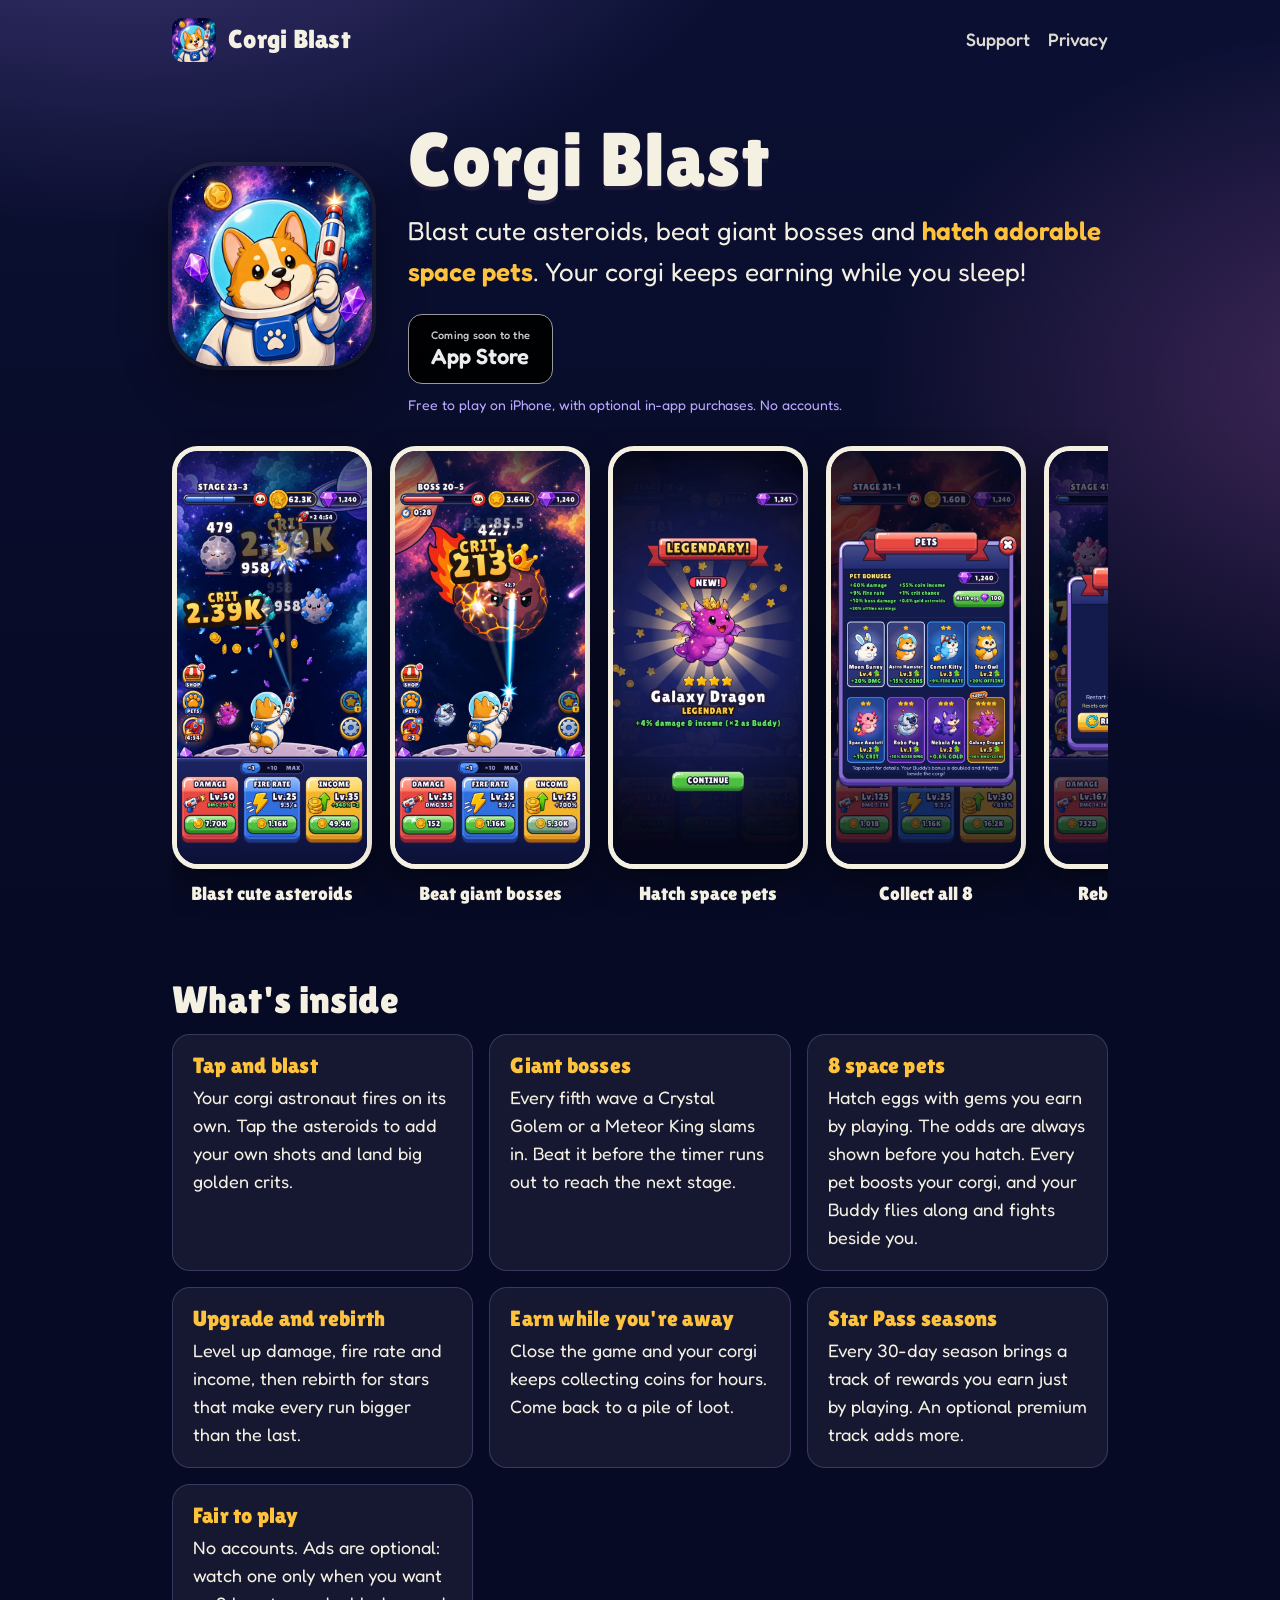
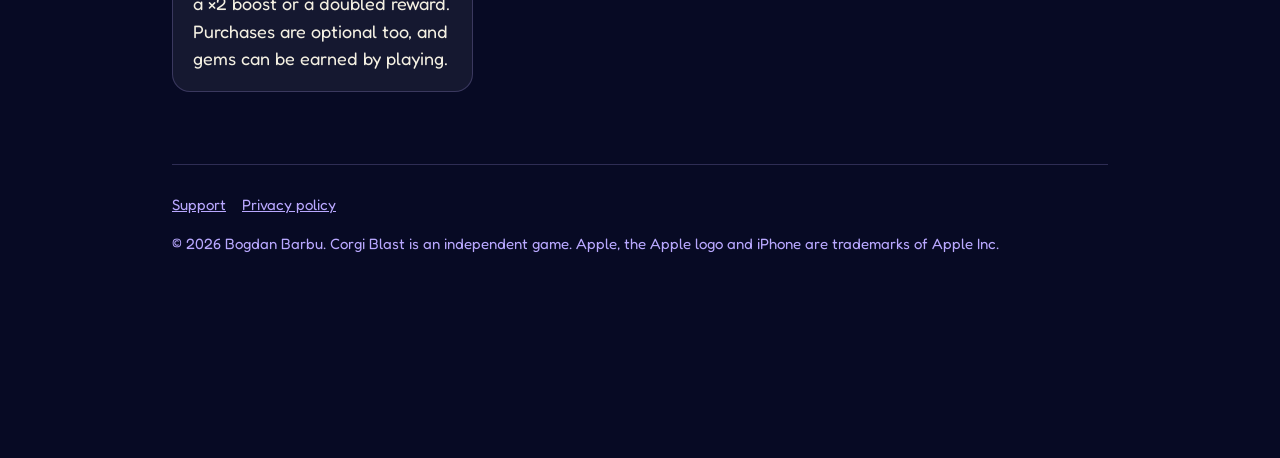
<file: index.html>
<!doctype html>
<html lang="en">
<head>
  <meta charset="utf-8">
  <meta name="viewport" content="width=device-width, initial-scale=1">
  <title>Bogdan Barbu: games</title>
  <meta name="theme-color" content="#0B1033">
  <link rel="icon" type="image/png" href="favicon.png">
  <!-- The root of the developer website. AdMob reads app-ads.txt from here (see README.md). It only lists the games. -->
  <meta http-equiv="refresh" content="0; url=corgi-blast/">
  <style>
    body { margin: 0; min-height: 100vh; display: grid; place-items: center; background: #0B1033; color: #F4F0E2;
           font: 18px/1.5 system-ui, -apple-system, sans-serif; text-align: center; }
    a { color: #FFC23C; }
  </style>
</head>
<body>
  <main>
    <p>Games by Bogdan Barbu</p>
    <p><a href="corgi-blast/">Corgi Blast</a> · <a href="corgi-blast/support.html">Support</a> · <a href="corgi-blast/privacy.html">Privacy</a></p>
  </main>
</body>
</html>
</file>
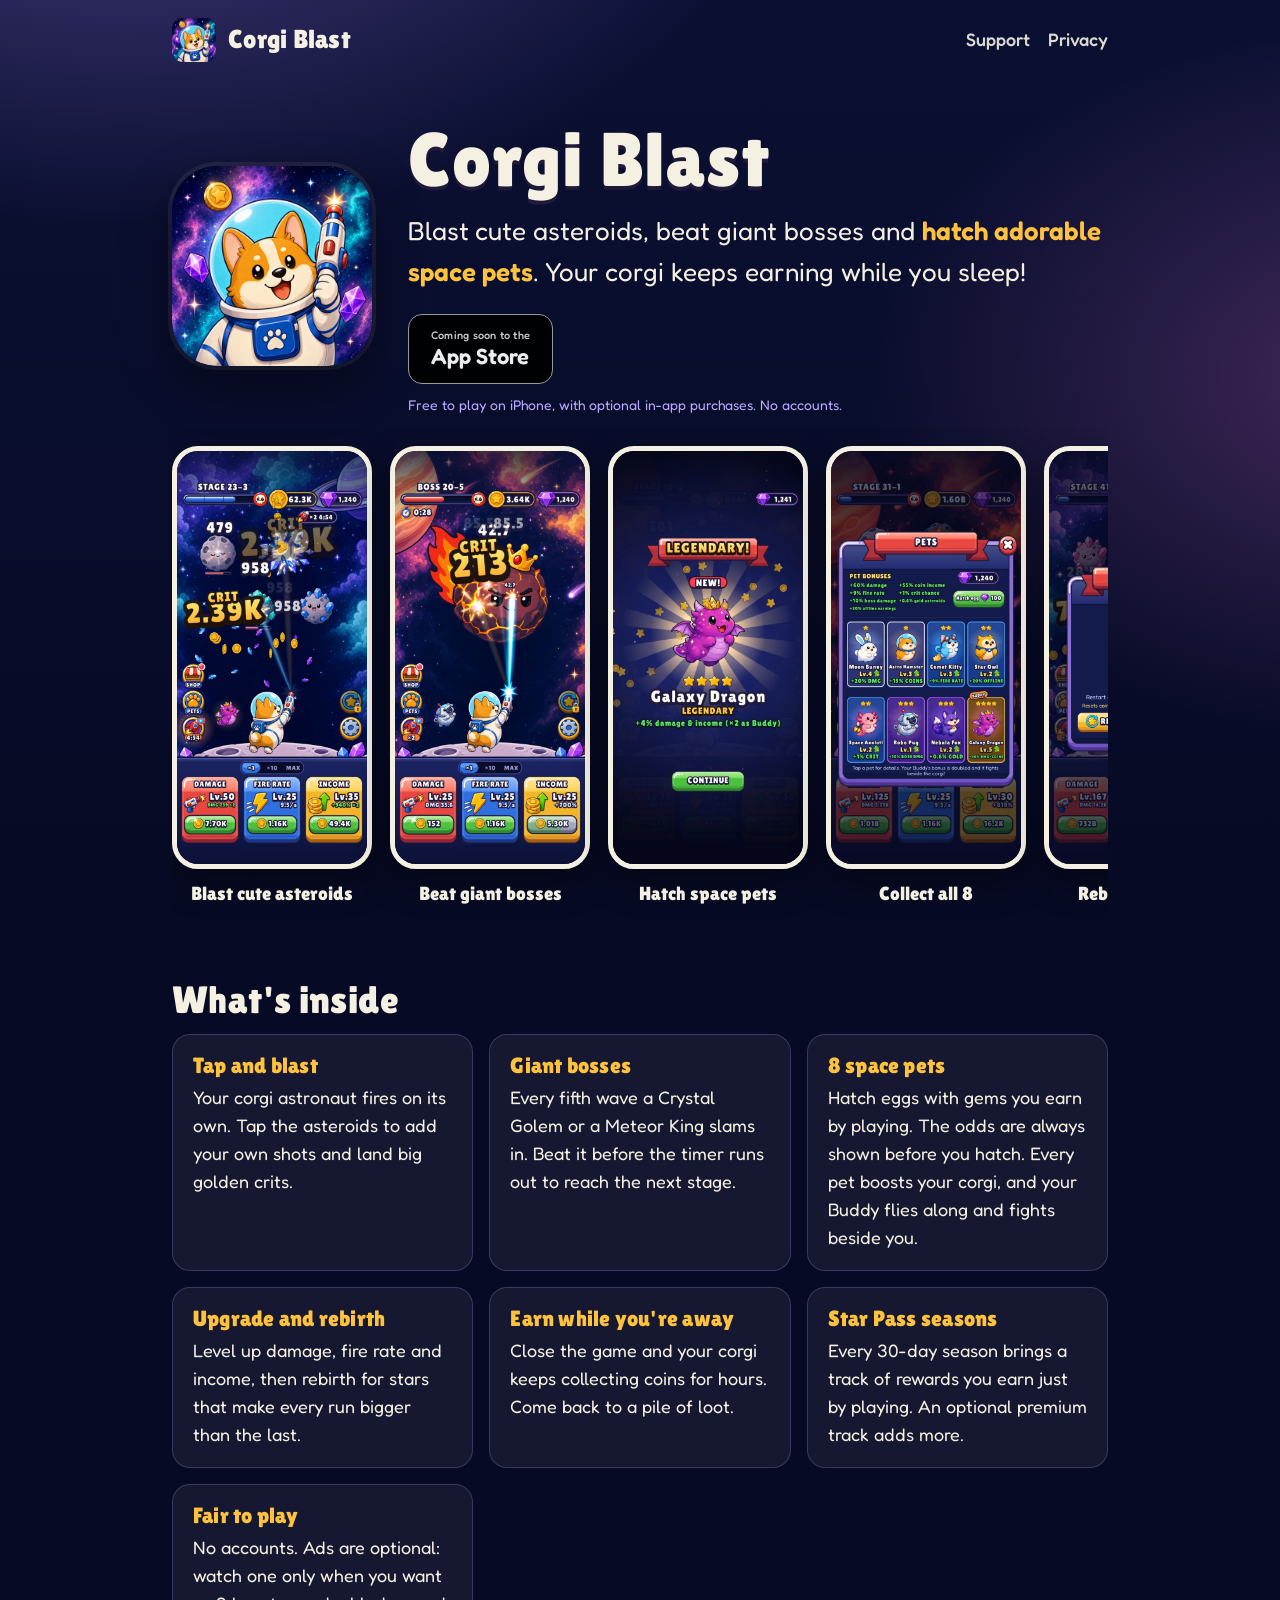
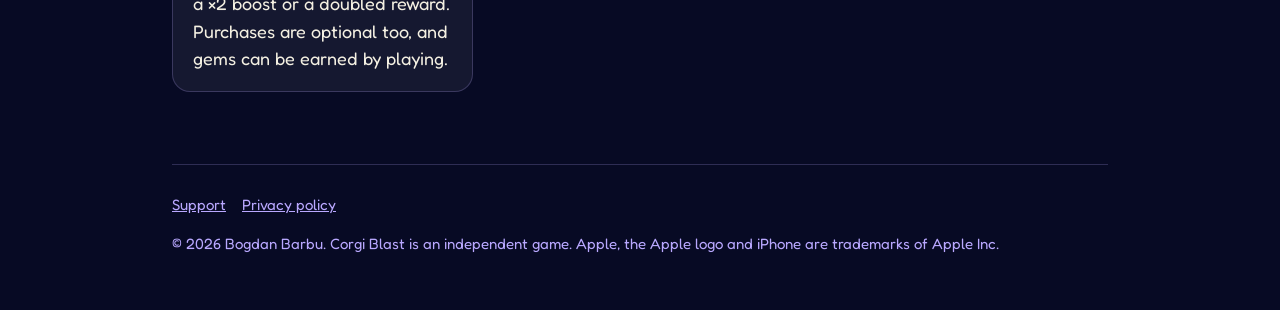
<file: corgi-blast/index.html>
<!doctype html>
<html lang="en">
<head>
  <meta charset="utf-8">
  <meta name="viewport" content="width=device-width, initial-scale=1, viewport-fit=cover">
  <title>Corgi Blast: blast cute asteroids, hatch space pets</title>
  <meta name="description" content="Corgi Blast is a free-to-play idle shooter for iPhone. A corgi astronaut blasts cute crystal asteroids, beats giant bosses, hatches space pets and keeps earning while you're away.">
  <meta name="theme-color" content="#0B1033">
  <link rel="icon" type="image/png" href="../favicon.png">
  <link rel="apple-touch-icon" href="../apple-touch-icon.png">
  <link rel="stylesheet" href="style.css">
  <!-- Social previews. og:image needs an absolute URL: replace OWNER (see site/README.md). -->
  <meta property="og:type" content="website">
  <meta property="og:title" content="Corgi Blast">
  <meta property="og:description" content="Blast cute asteroids, beat giant bosses and hatch adorable space pets. A free-to-play idle shooter for iPhone.">
  <meta property="og:image" content="https://acheyy.github.io/corgi-blast/img/og.jpg">
  <meta name="twitter:card" content="summary_large_image">
  <!-- After launch, add Apple's Smart App Banner: <meta name="apple-itunes-app" content="app-id=APP_STORE_ID"> -->
</head>
<body>
  <div class="wrap">
    <header class="top">
      <a class="brand" href="./"><img src="img/icon-256.webp" alt="" width="44" height="44"><span>Corgi Blast</span></a>
      <nav><a href="support.html">Support</a><a href="privacy.html">Privacy</a></nav>
    </header>

    <main>
      <section class="hero">
        <img class="icon" src="img/icon-512.webp" alt="Corgi Blast app icon: a corgi astronaut with a ray gun" width="200" height="200">
        <div>
          <h1>Corgi Blast</h1>
          <p class="tagline">Blast cute asteroids, beat giant bosses and <strong>hatch adorable space pets</strong>. Your corgi keeps earning while you sleep!</p>
          <!-- PLACEHOLDER: swap this for Apple's official "Download on the App Store" badge (SVG from
               https://developer.apple.com/app-store/marketing/guidelines/) linking to APP_STORE_URL once the app is live. -->
          <a class="store-badge" href="#" aria-disabled="true" role="link" title="Coming soon to the App Store">
            <span><small>Coming soon to the</small><span class="big">App Store</span></span>
          </a>
          <span class="badge-note">Free to play on iPhone, with optional in-app purchases. No accounts.</span>
        </div>
      </section>

      <div class="shots" aria-label="Screenshots">
        <figure><img src="img/shot-01-wave.webp" alt="The corgi blasting asteroids, with critical hits and coins flying" width="600" height="1304" loading="lazy"><figcaption>Blast cute asteroids</figcaption></figure>
        <figure><img src="img/shot-02-boss.webp" alt="A boss fight against the Meteor King" width="600" height="1304" loading="lazy"><figcaption>Beat giant bosses</figcaption></figure>
        <figure><img src="img/shot-03-hatch.webp" alt="Hatching a legendary Galaxy Dragon from an egg" width="600" height="1304" loading="lazy"><figcaption>Hatch space pets</figcaption></figure>
        <figure><img src="img/shot-04-pets.webp" alt="The pets collection with eight pets" width="600" height="1304" loading="lazy"><figcaption>Collect all 8</figcaption></figure>
        <figure><img src="img/shot-05-rebirth.webp" alt="The rebirth screen with a star bonus" width="600" height="1304" loading="lazy"><figcaption>Rebirth, go huge</figcaption></figure>
        <figure><img src="img/shot-06-offline.webp" alt="Offline earnings after three hours away" width="600" height="1304" loading="lazy"><figcaption>Earn while you sleep</figcaption></figure>
        <figure><img src="img/shot-07-shop.webp" alt="The shop with a free gift, pet eggs and boosts" width="600" height="1304" loading="lazy"><figcaption>Free gifts</figcaption></figure>
      </div>

      <h2>What's inside</h2>
      <div class="features">
        <div class="card"><h3>Tap and blast</h3><p>Your corgi astronaut fires on its own. Tap the asteroids to add your own shots and land big golden crits.</p></div>
        <div class="card"><h3>Giant bosses</h3><p>Every fifth wave a Crystal Golem or a Meteor King slams in. Beat it before the timer runs out to reach the next stage.</p></div>
        <div class="card"><h3>8 space pets</h3><p>Hatch eggs with gems you earn by playing. The odds are always shown before you hatch. Every pet boosts your corgi, and your Buddy flies along and fights beside you.</p></div>
        <div class="card"><h3>Upgrade and rebirth</h3><p>Level up damage, fire rate and income, then rebirth for stars that make every run bigger than the last.</p></div>
        <div class="card"><h3>Earn while you're away</h3><p>Close the game and your corgi keeps collecting coins for hours. Come back to a pile of loot.</p></div>
        <div class="card"><h3>Star Pass seasons</h3><p>Every 30-day season brings a track of rewards you earn just by playing. An optional premium track adds more.</p></div>
        <div class="card"><h3>Fair to play</h3><p>No accounts. Ads are optional: watch one only when you want a ×2 boost or a doubled reward. Purchases are optional too, and gems can be earned by playing.</p></div>
      </div>
    </main>

    <footer>
      <a href="support.html">Support</a><a href="privacy.html">Privacy policy</a>
      <p>© 2026 Bogdan Barbu. Corgi Blast is an independent game. Apple, the Apple logo and iPhone are trademarks of Apple Inc.</p>
    </footer>
  </div>
</body>
</html>
</file>
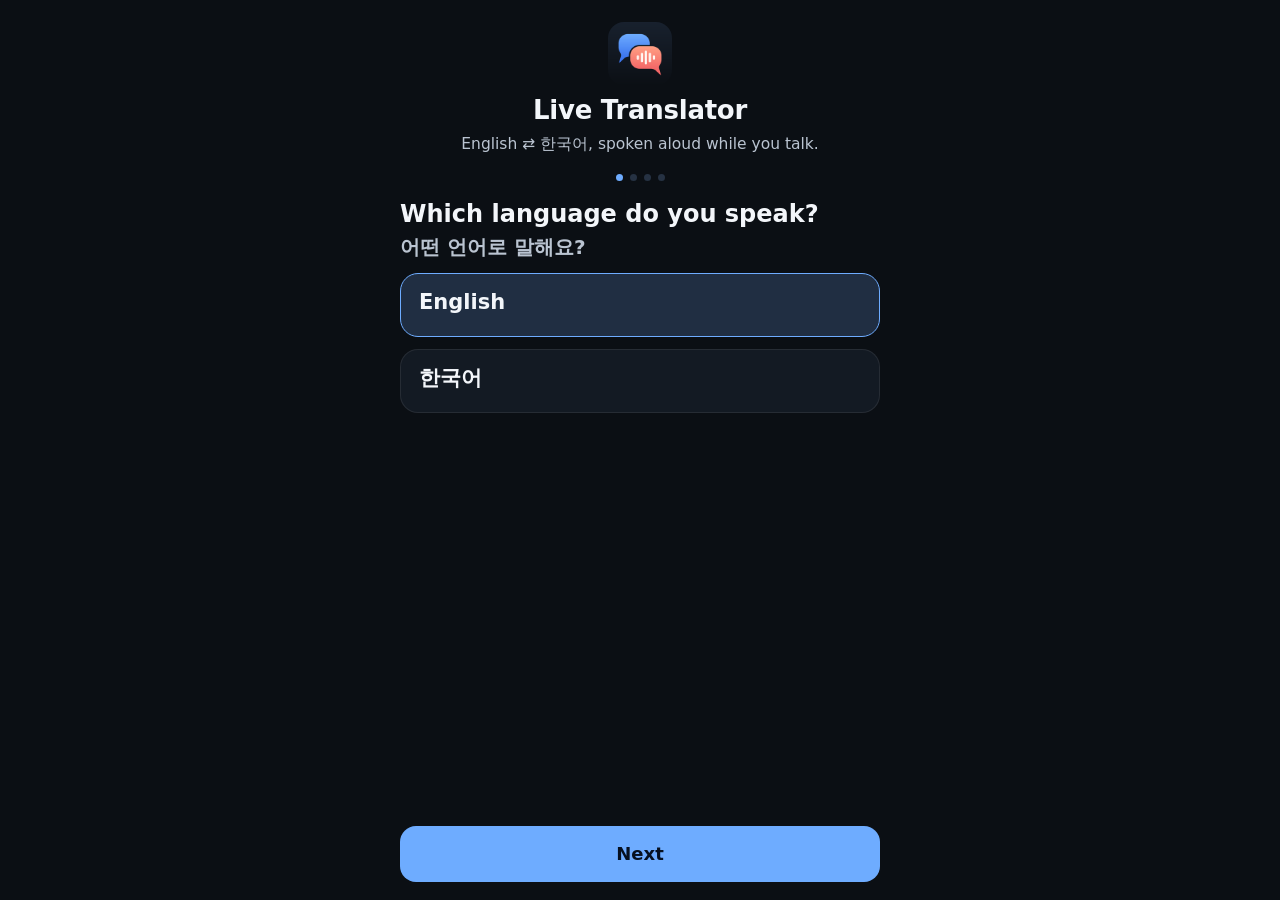
<file: live-translator/index.html>
<!doctype html>
<html lang="en">
  <head>
    <meta charset="UTF-8" />
    <meta name="viewport" content="width=device-width, initial-scale=1, maximum-scale=1, user-scalable=no, viewport-fit=cover" />
    <meta name="color-scheme" content="dark" />
    <!-- #0b0f14 is APP_BACKGROUND (src/config/app.ts): painted before any script runs, like the launch screen. -->
    <meta name="theme-color" content="#0b0f14" />
    <meta name="description" content="Live English ⇄ Korean interpreter for two people talking face to face." />
    <!-- A personal tool: the GitHub Pages copy stays out of search results. -->
    <meta name="robots" content="noindex, nofollow" />
    <!-- Home Screen web app (GitHub Pages build): full screen, content under the status bar (safe areas pad it). -->
    <meta name="mobile-web-app-capable" content="yes" />
    <meta name="apple-mobile-web-app-capable" content="yes" />
    <meta name="apple-mobile-web-app-title" content="Translator" />
    <meta name="apple-mobile-web-app-status-bar-style" content="black-translucent" />
    <link rel="manifest" href="./manifest.webmanifest" />
    <link rel="apple-touch-icon" href="./apple-touch-icon.png" />
    <link rel="icon" type="image/png" sizes="192x192" href="./icon-192.png" />
    <title>Live Translator</title>
    <style>html,body{color:#e8edf3;background:#0b0f14;height:100%;margin:0;overflow:hidden}</style>
    <script type="module" crossorigin src="./assets/index-CsivylLF.js"></script>
    <link rel="stylesheet" crossorigin href="./assets/index-CNEj6XQm.css">
  </head>
  <body>
    <div id="app"></div>
  </body>
</html>
</file>
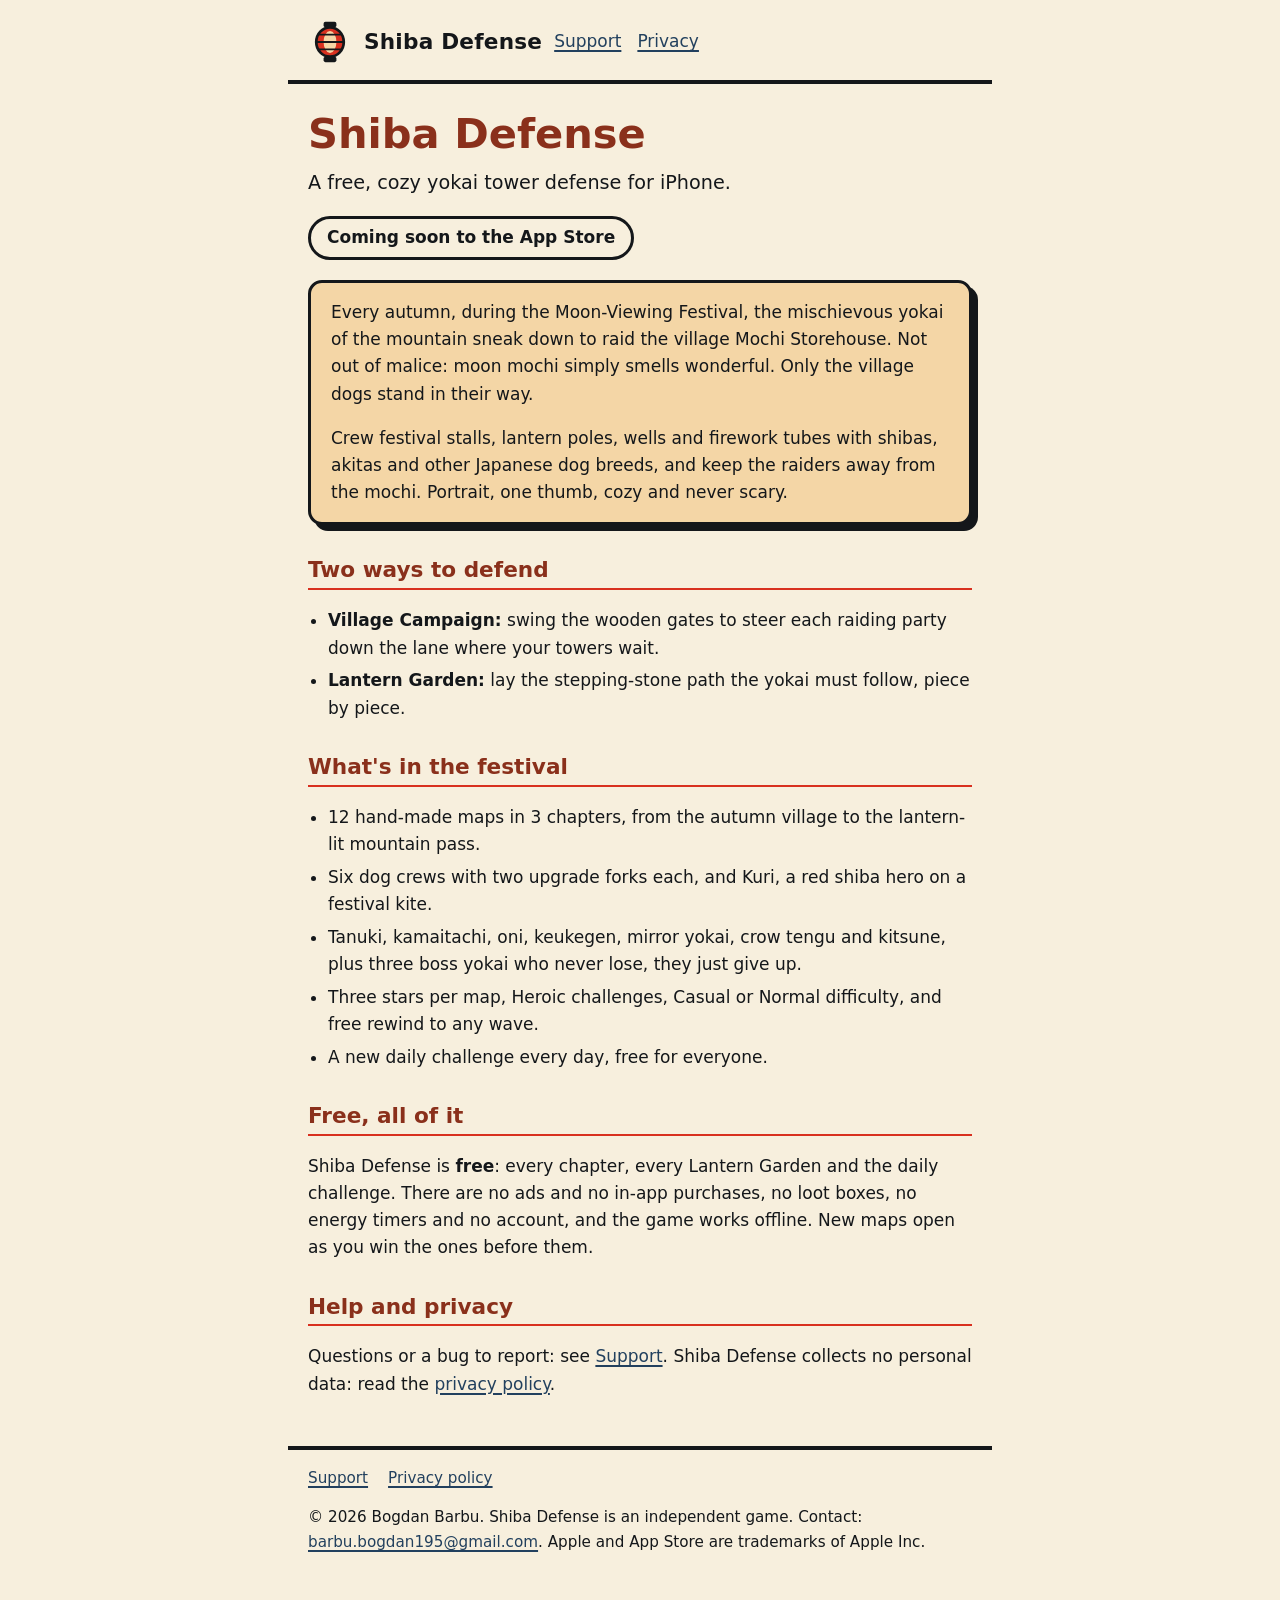
<file: shiba-defense/index.html>
<!doctype html>
<html lang="en">
  <head>
    <meta charset="utf-8" />
    <meta name="viewport" content="width=device-width, initial-scale=1, viewport-fit=cover" />
    <meta http-equiv="Content-Security-Policy" content="default-src 'none'; style-src 'self'; img-src 'self'; base-uri 'none'; form-action 'none'" />
    <meta name="referrer" content="no-referrer" />
    <title>Shiba Defense: a cozy yokai tower defense for iPhone</title>
    <meta name="description" content="Shiba Defense is a free, cozy portrait tower defense game for iPhone: village dogs crew festival towers to keep mischievous yokai away from the mochi. No ads, no in-app purchases." />
    <meta name="theme-color" content="#f7efdd" media="(prefers-color-scheme: light)" />
    <meta name="theme-color" content="#16131f" media="(prefers-color-scheme: dark)" />
    <link rel="stylesheet" href="style.css" />
    <link rel="apple-touch-icon" href="apple-touch-icon.png" />
  </head>
  <body>
    <a class="skip" href="#main">Skip to content</a>
    <header class="site">
      <svg class="mark" viewBox="0 0 48 48" aria-hidden="true" focusable="false">
        <rect x="17" y="2" width="14" height="6" rx="2" fill="#14171a" />
        <ellipse cx="24" cy="24" rx="15" ry="16" fill="#d8301f" stroke="#14171a" stroke-width="3" />
        <ellipse cx="24" cy="24" rx="7" ry="12" fill="#f4d6a6" />
        <path d="M11 16h26M9.5 24h29M11 32h26" stroke="#14171a" stroke-width="2" fill="none" />
        <rect x="17" y="40" width="14" height="6" rx="2" fill="#14171a" />
      </svg>
      <a class="home" href="./">Shiba Defense</a>
      <nav aria-label="Site">
        <ul>
          <li><a href="support.html">Support</a></li>
          <li><a href="privacy.html">Privacy</a></li>
        </ul>
      </nav>
    </header>

    <main id="main">
      <h1>Shiba Defense</h1>
      <p class="tagline">A free, cozy yokai tower defense for iPhone.</p>
      <!-- After launch: replace this badge with Apple's official "Download on the App Store" artwork (from Apple's
           marketing tools, unmodified) linking to {{APP_STORE_URL}} (https://apps.apple.com/app/id<Apple ID>). -->
      <p><span class="badge">Coming soon to the App Store</span></p>

      <div class="panel">
        <p>
          Every autumn, during the Moon-Viewing Festival, the mischievous yokai of the mountain sneak down to raid the
          village Mochi Storehouse. Not out of malice: moon mochi simply smells wonderful. Only the village dogs stand in
          their way.
        </p>
        <p>
          Crew festival stalls, lantern poles, wells and firework tubes with shibas, akitas and other Japanese dog breeds,
          and keep the raiders away from the mochi. Portrait, one thumb, cozy and never scary.
        </p>
      </div>

      <h2>Two ways to defend</h2>
      <ul class="features">
        <li><strong>Village Campaign:</strong> swing the wooden gates to steer each raiding party down the lane where your towers wait.</li>
        <li><strong>Lantern Garden:</strong> lay the stepping-stone path the yokai must follow, piece by piece.</li>
      </ul>

      <h2>What's in the festival</h2>
      <ul class="features">
        <li>12 hand-made maps in 3 chapters, from the autumn village to the lantern-lit mountain pass.</li>
        <li>Six dog crews with two upgrade forks each, and Kuri, a red shiba hero on a festival kite.</li>
        <li>Tanuki, kamaitachi, oni, keukegen, mirror yokai, crow tengu and kitsune, plus three boss yokai who never lose, they just give up.</li>
        <li>Three stars per map, Heroic challenges, Casual or Normal difficulty, and free rewind to any wave.</li>
        <li>A new daily challenge every day, free for everyone.</li>
      </ul>

      <h2>Free, all of it</h2>
      <p>
        Shiba Defense is <strong>free</strong>: every chapter, every Lantern Garden and the daily challenge. There are no
        ads and no in-app purchases, no loot boxes, no energy timers and no account, and the game works offline. New maps
        open as you win the ones before them.
      </p>

      <h2>Help and privacy</h2>
      <p>
        Questions or a bug to report: see <a href="support.html">Support</a>.
        Shiba Defense collects no personal data: read the <a href="privacy.html">privacy policy</a>.
      </p>
    </main>

    <footer class="site">
      <ul>
        <li><a href="support.html">Support</a></li>
        <li><a href="privacy.html">Privacy policy</a></li>
      </ul>
      <p>&copy; 2026 Bogdan Barbu. Shiba Defense is an independent game. Contact: <a href="mailto:barbu.bogdan195@gmail.com">barbu.bogdan195@gmail.com</a>. Apple and App Store are trademarks of Apple Inc.</p>
    </footer>
  </body>
</html>
</file>
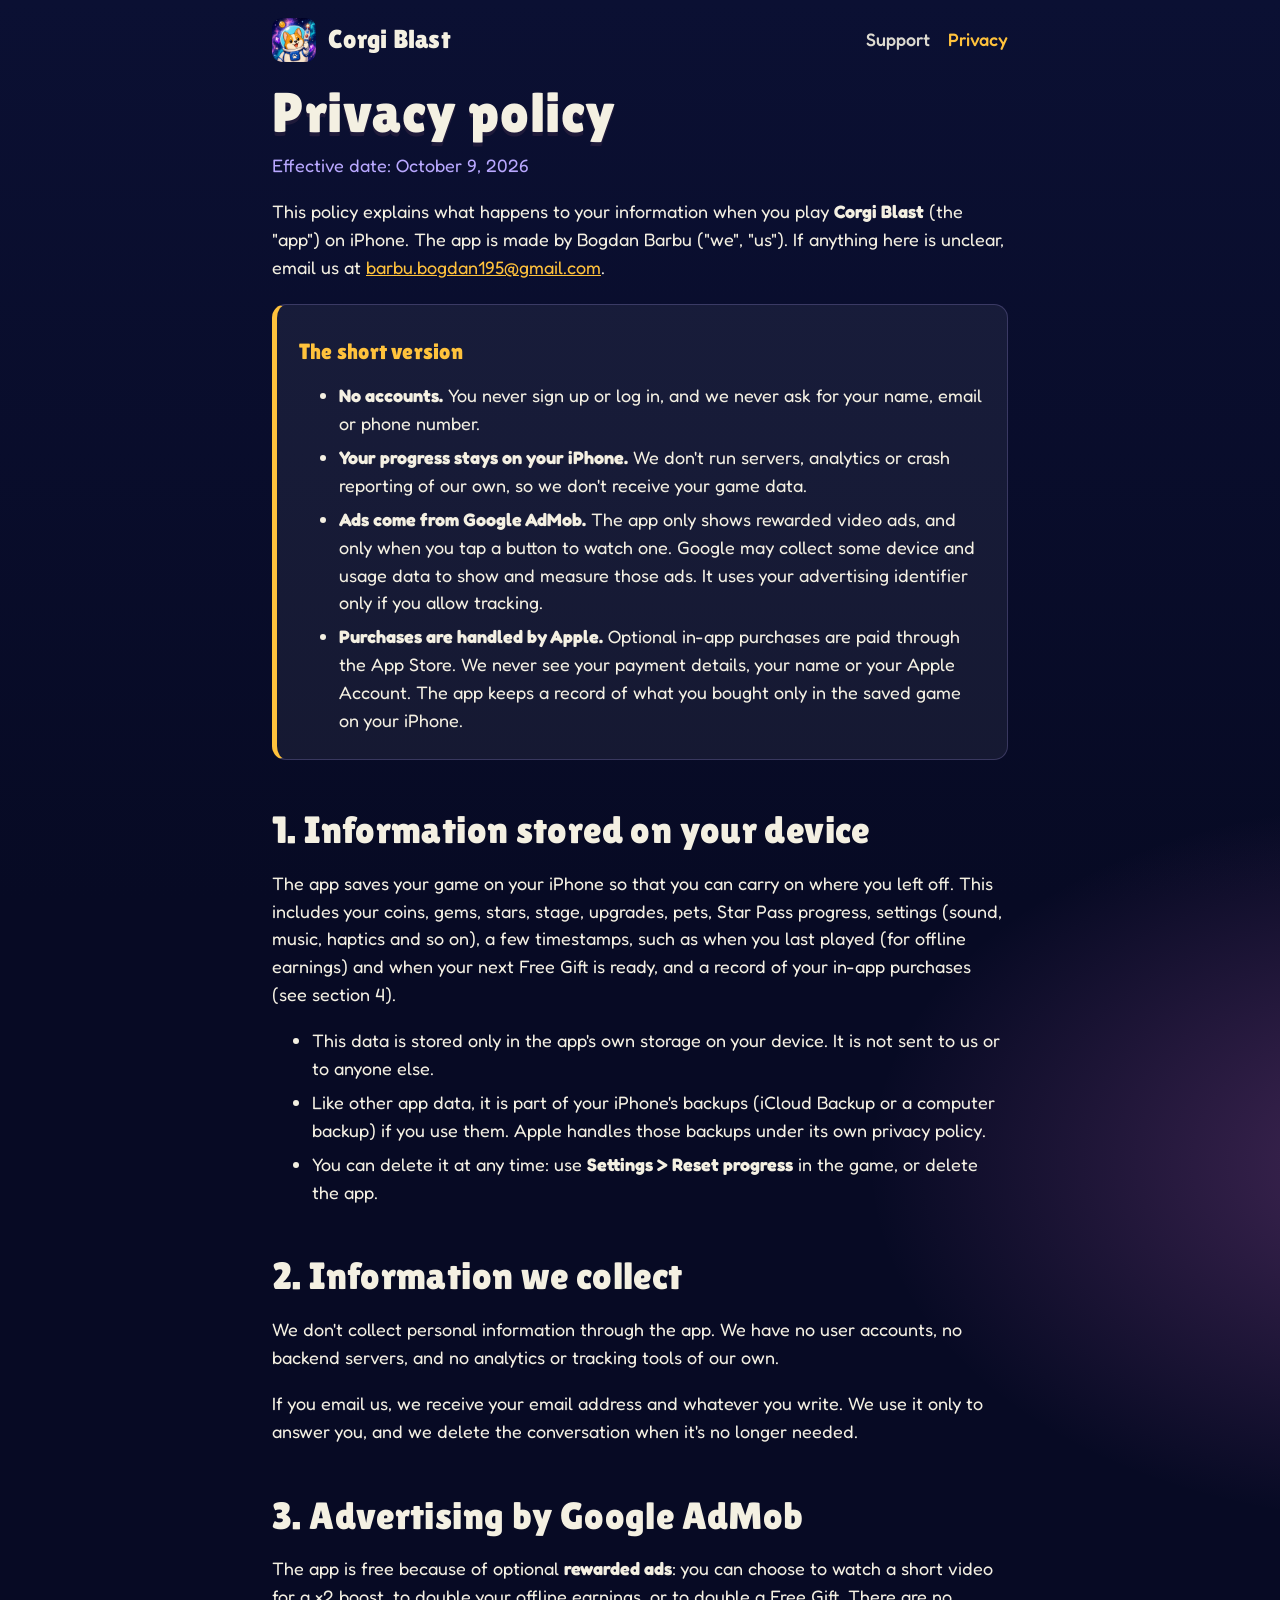
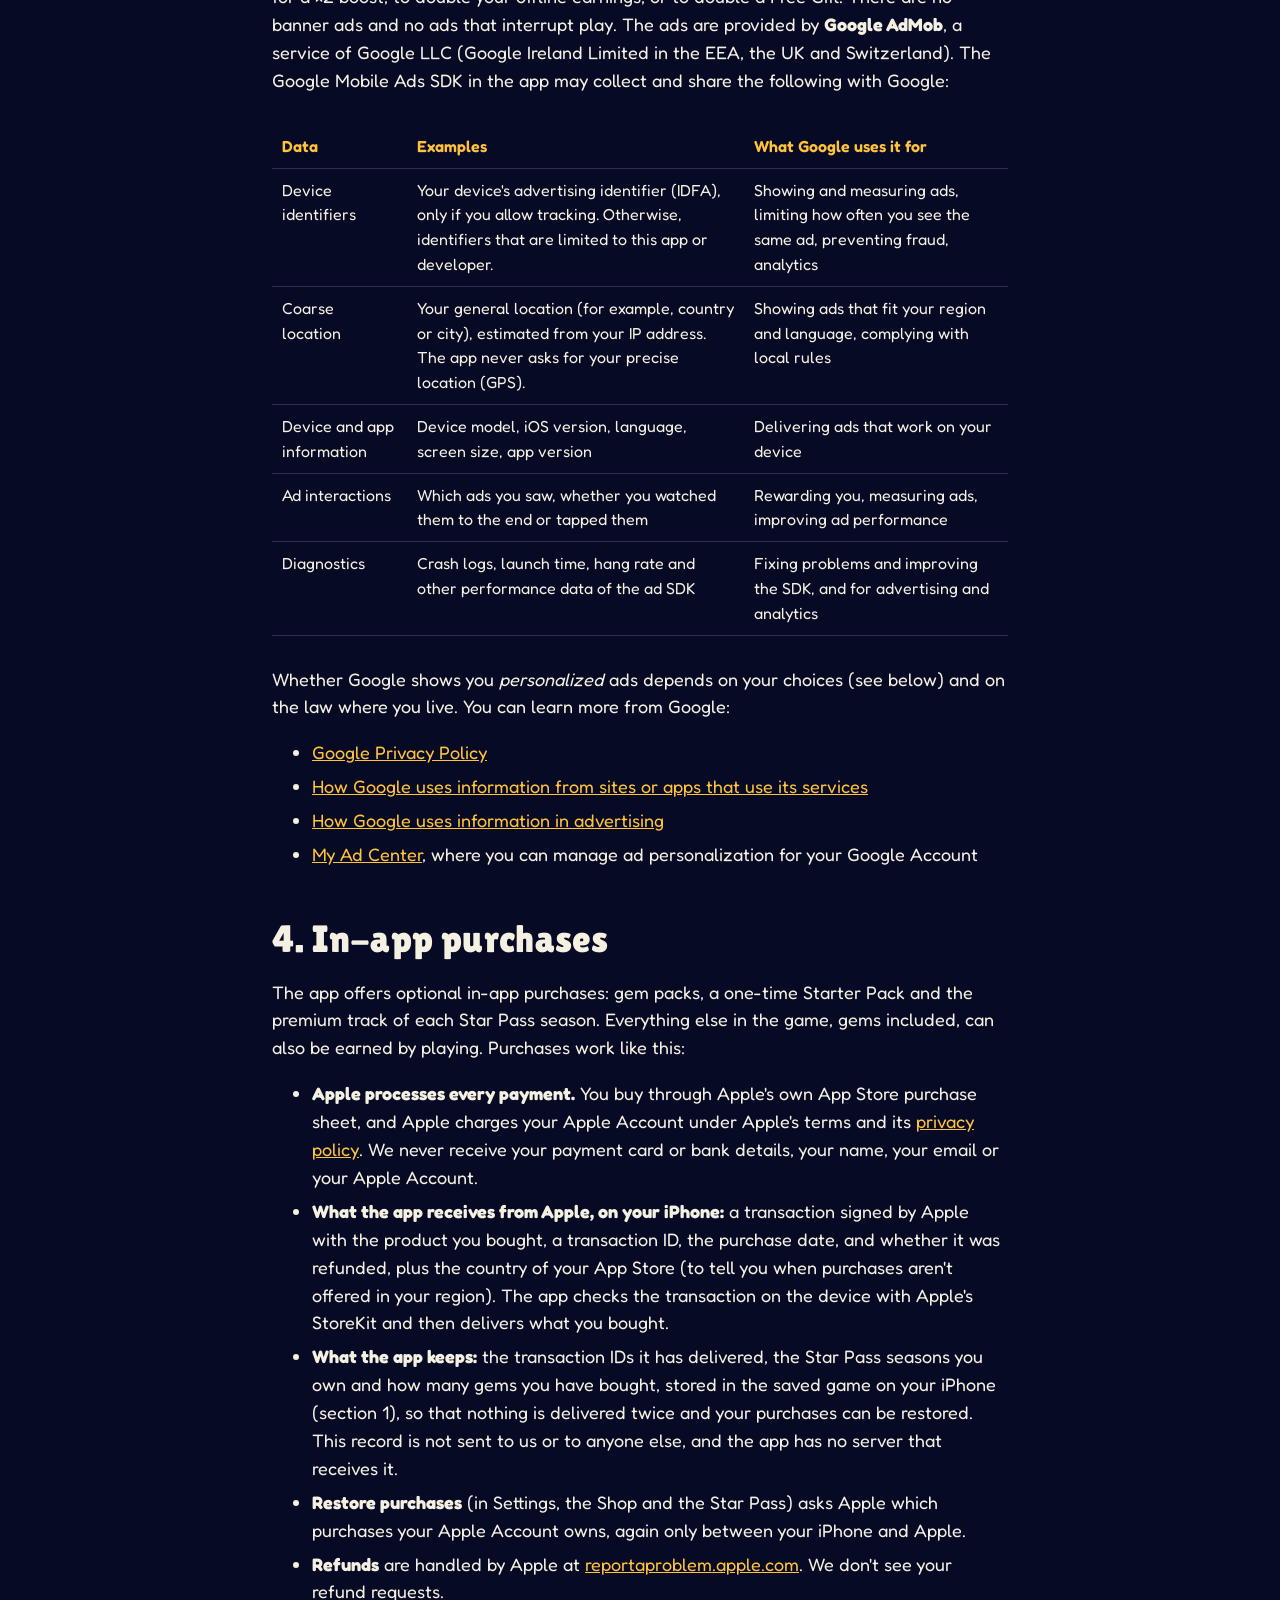
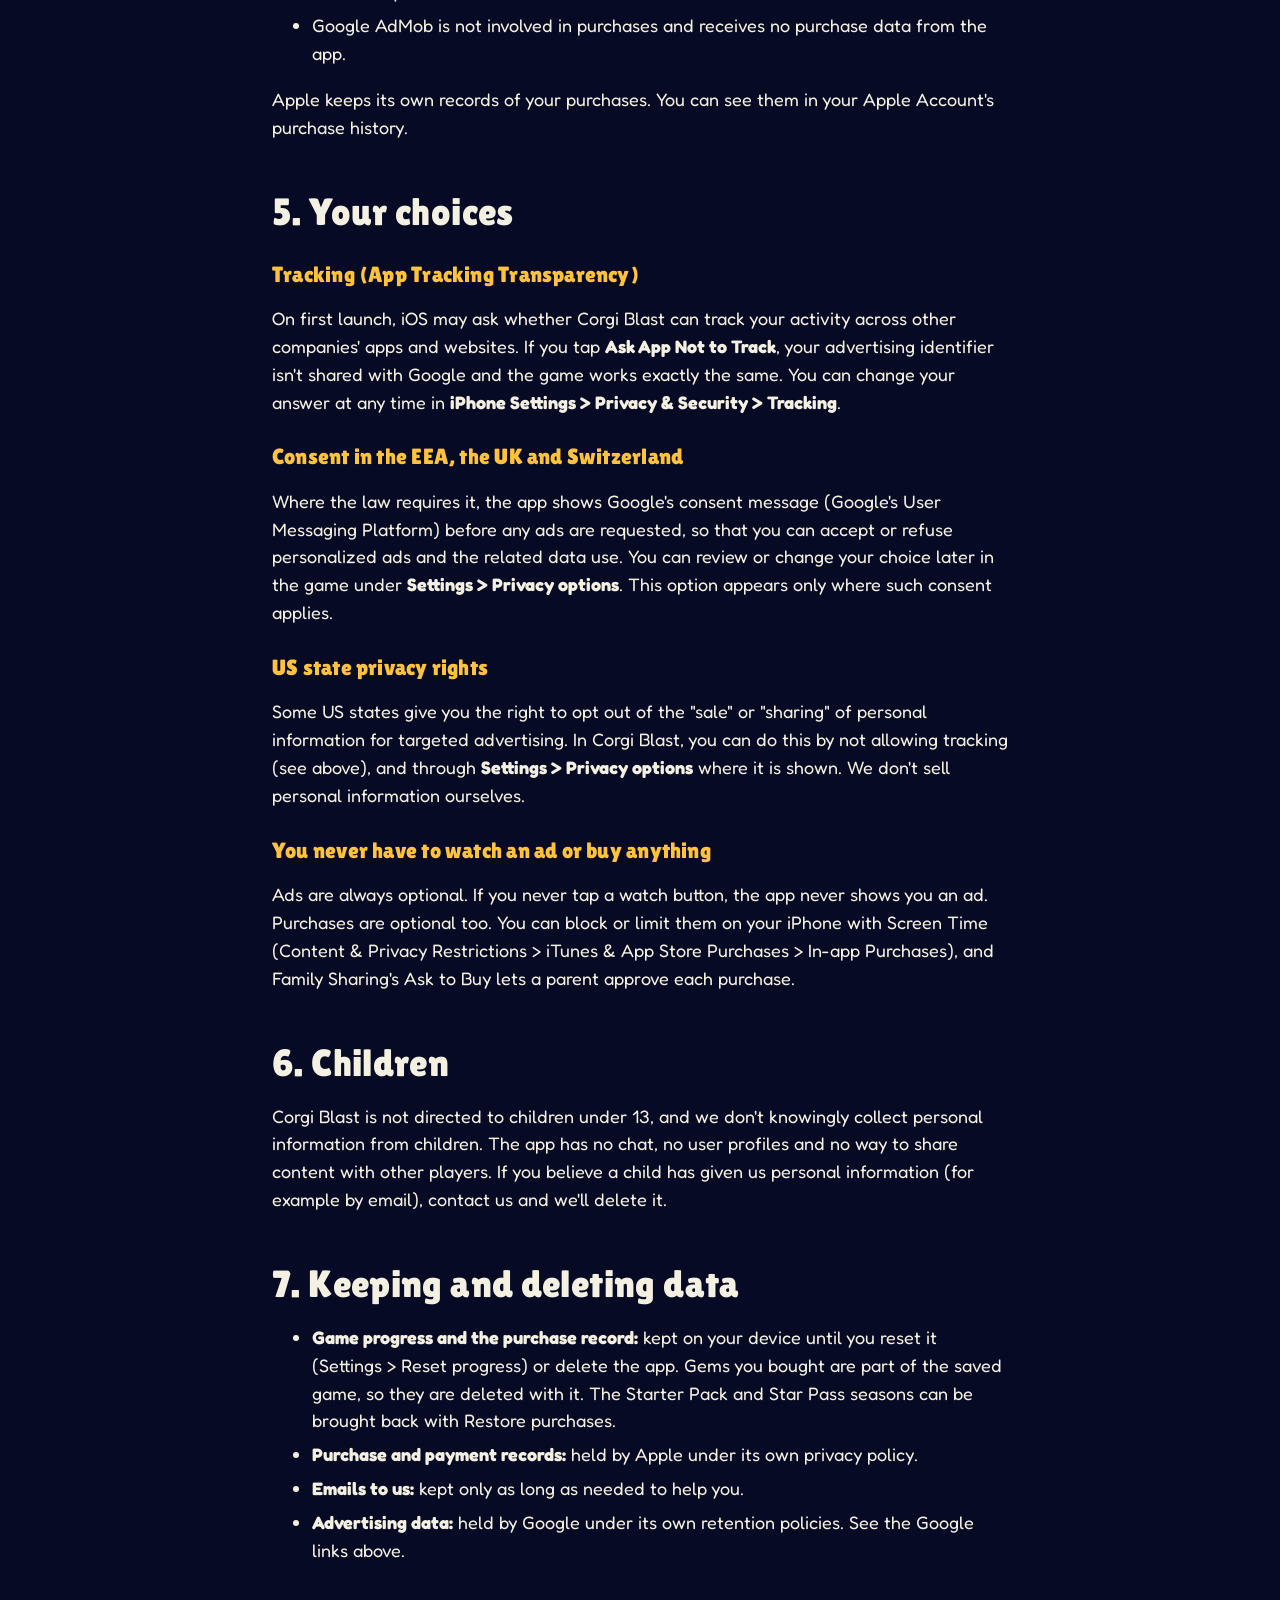
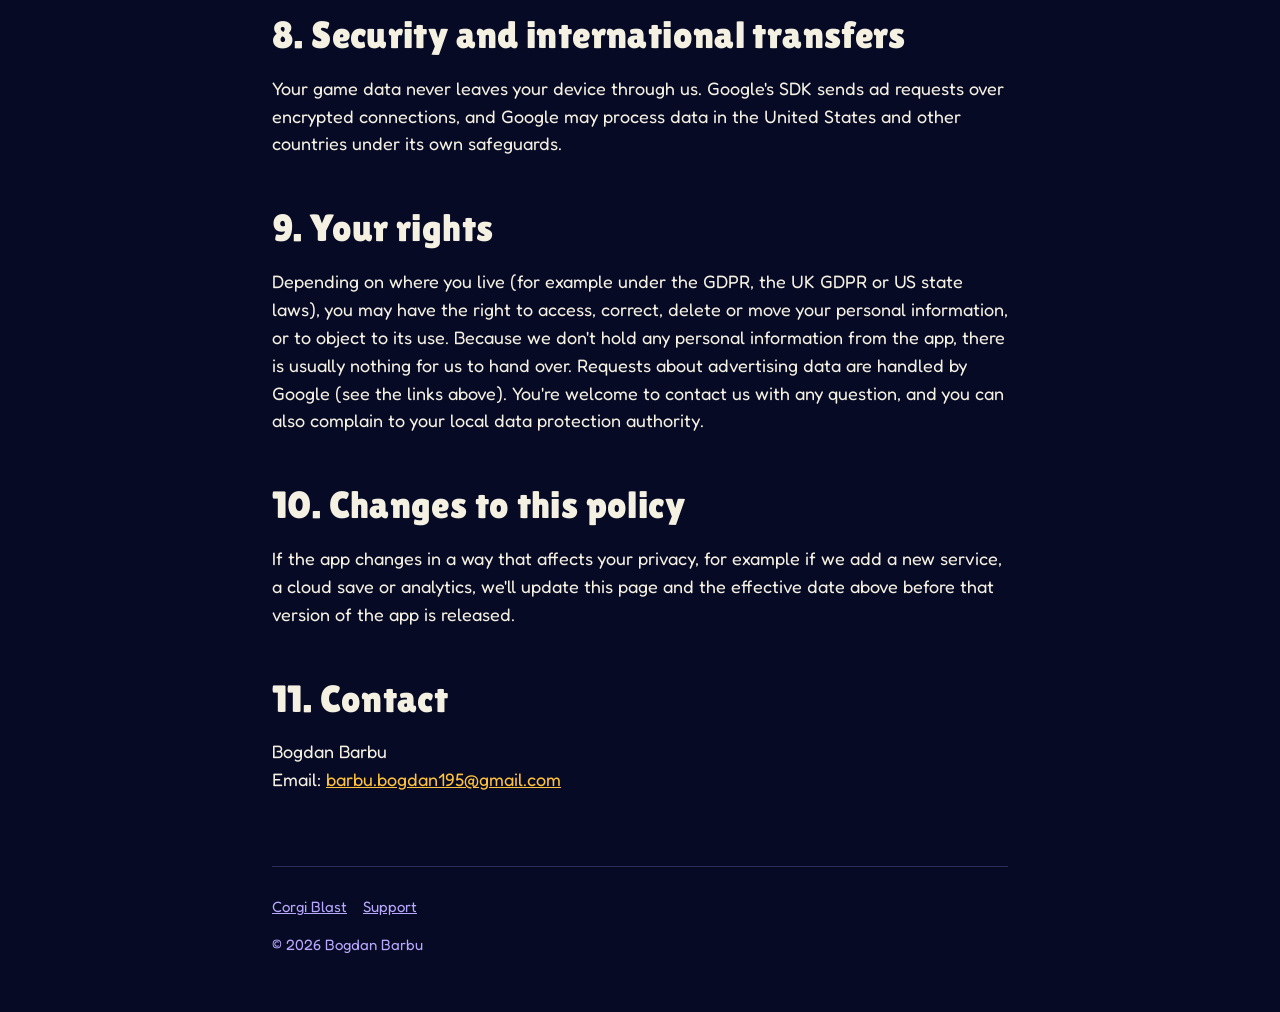
<file: corgi-blast/privacy.html>
<!doctype html>
<html lang="en">
<head>
  <meta charset="utf-8">
  <meta name="viewport" content="width=device-width, initial-scale=1, viewport-fit=cover">
  <title>Privacy policy: Corgi Blast</title>
  <meta name="description" content="How Corgi Blast handles your data: no accounts, progress saved on your device, optional rewarded ads from Google AdMob, and optional in-app purchases processed by Apple.">
  <meta name="theme-color" content="#0B1033">
  <link rel="icon" type="image/png" href="../favicon.png">
  <link rel="apple-touch-icon" href="../apple-touch-icon.png">
  <link rel="stylesheet" href="style.css">
</head>
<body>
  <div class="wrap narrow">
    <header class="top">
      <a class="brand" href="./"><img src="img/icon-256.webp" alt="" width="44" height="44"><span>Corgi Blast</span></a>
      <nav><a href="support.html">Support</a><a href="privacy.html" aria-current="page">Privacy</a></nav>
    </header>

    <main class="doc">
      <h1>Privacy policy</h1>
      <!-- Set the date you publish each new version. -->
      <p class="meta">Effective date: October 9, 2026</p>

      <p>This policy explains what happens to your information when you play <strong>Corgi Blast</strong> (the "app") on
        iPhone. The app is made by Bogdan Barbu ("we", "us"). If anything here is unclear, email us at
        <a href="mailto:barbu.bogdan195@gmail.com">barbu.bogdan195@gmail.com</a>.</p>

      <div class="summary">
        <h3>The short version</h3>
        <ul>
          <li><strong>No accounts.</strong> You never sign up or log in, and we never ask for your name, email or phone number.</li>
          <li><strong>Your progress stays on your iPhone.</strong> We don't run servers, analytics or crash reporting of our own, so we
            don't receive your game data.</li>
          <li><strong>Ads come from Google AdMob.</strong> The app only shows rewarded video ads, and only when you tap a button to
            watch one. Google may collect some device and usage data to show and measure those ads. It uses your
            advertising identifier only if you allow tracking.</li>
          <li><strong>Purchases are handled by Apple.</strong> Optional in-app purchases are paid through the App Store. We never see
            your payment details, your name or your Apple Account. The app keeps a record of what you bought only in the
            saved game on your iPhone.</li>
        </ul>
      </div>

      <h2>1. Information stored on your device</h2>
      <p>The app saves your game on your iPhone so that you can carry on where you left off. This includes your coins,
        gems, stars, stage, upgrades, pets, Star Pass progress, settings (sound, music, haptics and so on), a few
        timestamps, such as when you last played (for offline earnings) and when your next Free Gift is ready, and a
        record of your in-app purchases (see section 4).</p>
      <ul>
        <li>This data is stored only in the app's own storage on your device. It is not sent to us or to anyone else.</li>
        <li>Like other app data, it is part of your iPhone's backups (iCloud Backup or a computer backup) if you use
          them. Apple handles those backups under its own privacy policy.</li>
        <li>You can delete it at any time: use <strong>Settings &gt; Reset progress</strong> in the game, or delete the app.</li>
      </ul>

      <h2>2. Information we collect</h2>
      <p>We don't collect personal information through the app. We have no user accounts, no backend servers, and no
        analytics or tracking tools of our own.</p>
      <p>If you email us, we receive your email address and whatever you write. We use it only to answer you, and we
        delete the conversation when it's no longer needed.</p>

      <h2>3. Advertising by Google AdMob</h2>
      <p>The app is free because of optional <strong>rewarded ads</strong>: you can choose to watch a short video for a ×2
        boost, to double your offline earnings, or to double a Free Gift. There are no banner ads and no ads that
        interrupt play. The ads are provided by <strong>Google AdMob</strong>, a service of Google LLC (Google Ireland Limited in the
        EEA, the UK and Switzerland). The Google Mobile Ads SDK in the app may collect and share the following with
        Google:</p>
      <div class="table-scroll">
        <table>
          <tr><th>Data</th><th>Examples</th><th>What Google uses it for</th></tr>
          <tr><td>Device identifiers</td><td>Your device's advertising identifier (IDFA), only if you allow tracking. Otherwise, identifiers that are limited to this app or developer.</td><td>Showing and measuring ads, limiting how often you see the same ad, preventing fraud, analytics</td></tr>
          <tr><td>Coarse location</td><td>Your general location (for example, country or city), estimated from your IP address. The app never asks for your precise location (GPS).</td><td>Showing ads that fit your region and language, complying with local rules</td></tr>
          <tr><td>Device and app information</td><td>Device model, iOS version, language, screen size, app version</td><td>Delivering ads that work on your device</td></tr>
          <tr><td>Ad interactions</td><td>Which ads you saw, whether you watched them to the end or tapped them</td><td>Rewarding you, measuring ads, improving ad performance</td></tr>
          <tr><td>Diagnostics</td><td>Crash logs, launch time, hang rate and other performance data of the ad SDK</td><td>Fixing problems and improving the SDK, and for advertising and analytics</td></tr>
        </table>
      </div>
      <p>Whether Google shows you <em>personalized</em> ads depends on your choices (see below) and on the law where you
        live. You can learn more from Google:</p>
      <ul>
        <li><a href="https://policies.google.com/privacy">Google Privacy Policy</a></li>
        <li><a href="https://policies.google.com/technologies/partner-sites">How Google uses information from sites or apps that use its services</a></li>
        <li><a href="https://policies.google.com/technologies/ads">How Google uses information in advertising</a></li>
        <li><a href="https://myadcenter.google.com/">My Ad Center</a>, where you can manage ad personalization for your Google Account</li>
      </ul>

      <h2 id="purchases">4. In-app purchases</h2>
      <p>The app offers optional in-app purchases: gem packs, a one-time Starter Pack and the premium track of each Star
        Pass season. Everything else in the game, gems included, can also be earned by playing. Purchases work like this:</p>
      <ul>
        <li><strong>Apple processes every payment.</strong> You buy through Apple's own App Store purchase sheet, and Apple
          charges your Apple Account under Apple's terms and its <a href="https://www.apple.com/legal/privacy/">privacy policy</a>.
          We never receive your payment card or bank details, your name, your email or your Apple Account.</li>
        <li><strong>What the app receives from Apple, on your iPhone:</strong> a transaction signed by Apple with the product
          you bought, a transaction ID, the purchase date, and whether it was refunded, plus the country of your App Store
          (to tell you when purchases aren't offered in your region). The app checks the transaction on the device with
          Apple's StoreKit and then delivers what you bought.</li>
        <li><strong>What the app keeps:</strong> the transaction IDs it has delivered, the Star Pass seasons you own and how
          many gems you have bought, stored in the saved game on your iPhone (section 1), so that nothing is delivered
          twice and your purchases can be restored. This record is not sent to us or to anyone else, and the app has no
          server that receives it.</li>
        <li><strong>Restore purchases</strong> (in Settings, the Shop and the Star Pass) asks Apple which purchases your
          Apple Account owns, again only between your iPhone and Apple.</li>
        <li><strong>Refunds</strong> are handled by Apple at <a href="https://reportaproblem.apple.com/">reportaproblem.apple.com</a>.
          We don't see your refund requests.</li>
        <li>Google AdMob is not involved in purchases and receives no purchase data from the app.</li>
      </ul>
      <p>Apple keeps its own records of your purchases. You can see them in your Apple Account's purchase history.</p>

      <h2 id="choices">5. Your choices</h2>
      <h3>Tracking (App Tracking Transparency)</h3>
      <p>On first launch, iOS may ask whether Corgi Blast can track your activity across other companies' apps and websites. If you
        tap <strong>Ask App Not to Track</strong>, your advertising identifier isn't shared with Google and the game works exactly
        the same. You can change your answer at any time in <strong>iPhone Settings &gt; Privacy &amp; Security &gt; Tracking</strong>.</p>
      <h3>Consent in the EEA, the UK and Switzerland</h3>
      <p>Where the law requires it, the app shows Google's consent message (Google's User Messaging Platform) before
        any ads are requested, so that you can accept or refuse personalized ads and the related data use. You can
        review or change your choice later in the game under <strong>Settings &gt; Privacy options</strong>. This option
        appears only where such consent applies.</p>
      <h3>US state privacy rights</h3>
      <p>Some US states give you the right to opt out of the "sale" or "sharing" of personal information for targeted
        advertising. In Corgi Blast, you can do this by not allowing tracking (see above), and through
        <strong>Settings &gt; Privacy options</strong> where it is shown. We don't sell personal information ourselves.</p>
      <h3>You never have to watch an ad or buy anything</h3>
      <p>Ads are always optional. If you never tap a watch button, the app never shows you an ad. Purchases are optional
        too. You can block or limit them on your iPhone with Screen Time (Content &amp; Privacy Restrictions &gt;
        iTunes &amp; App Store Purchases &gt; In-app Purchases), and Family Sharing's Ask to Buy lets a parent approve
        each purchase.</p>

      <h2>6. Children</h2>
      <p>Corgi Blast is not directed to children under 13, and we don't knowingly collect personal information from children. The
        app has no chat, no user profiles and no way to share content with other players. If you believe a child has
        given us personal information (for example by email), contact us and we'll delete it.</p>

      <h2>7. Keeping and deleting data</h2>
      <ul>
        <li><strong>Game progress and the purchase record:</strong> kept on your device until you reset it (Settings &gt; Reset
          progress) or delete the app. Gems you bought are part of the saved game, so they are deleted with it. The
          Starter Pack and Star Pass seasons can be brought back with Restore purchases.</li>
        <li><strong>Purchase and payment records:</strong> held by Apple under its own privacy policy.</li>
        <li><strong>Emails to us:</strong> kept only as long as needed to help you.</li>
        <li><strong>Advertising data:</strong> held by Google under its own retention policies. See the Google links above.</li>
      </ul>

      <h2>8. Security and international transfers</h2>
      <p>Your game data never leaves your device through us. Google's SDK sends ad requests over encrypted connections,
        and Google may process data in the United States and other countries under its own safeguards.</p>

      <h2>9. Your rights</h2>
      <p>Depending on where you live (for example under the GDPR, the UK GDPR or US state laws), you may have the right
        to access, correct, delete or move your personal information, or to object to its use. Because we don't hold
        any personal information from the app, there is usually nothing for us to hand over. Requests about advertising
        data are handled by Google (see the links above). You're welcome to contact us with any question, and you can
        also complain to your local data protection authority.</p>

      <h2>10. Changes to this policy</h2>
      <p>If the app changes in a way that affects your privacy, for example if we add a new service, a cloud save or
        analytics, we'll update this page and the effective date above before that version of the app is released.</p>

      <h2>11. Contact</h2>
      <p>Bogdan Barbu<br>Email: <a href="mailto:barbu.bogdan195@gmail.com">barbu.bogdan195@gmail.com</a></p>
    </main>

    <footer>
      <a href="./">Corgi Blast</a><a href="support.html">Support</a>
      <p>© 2026 Bogdan Barbu</p>
    </footer>
  </div>
</body>
</html>
</file>
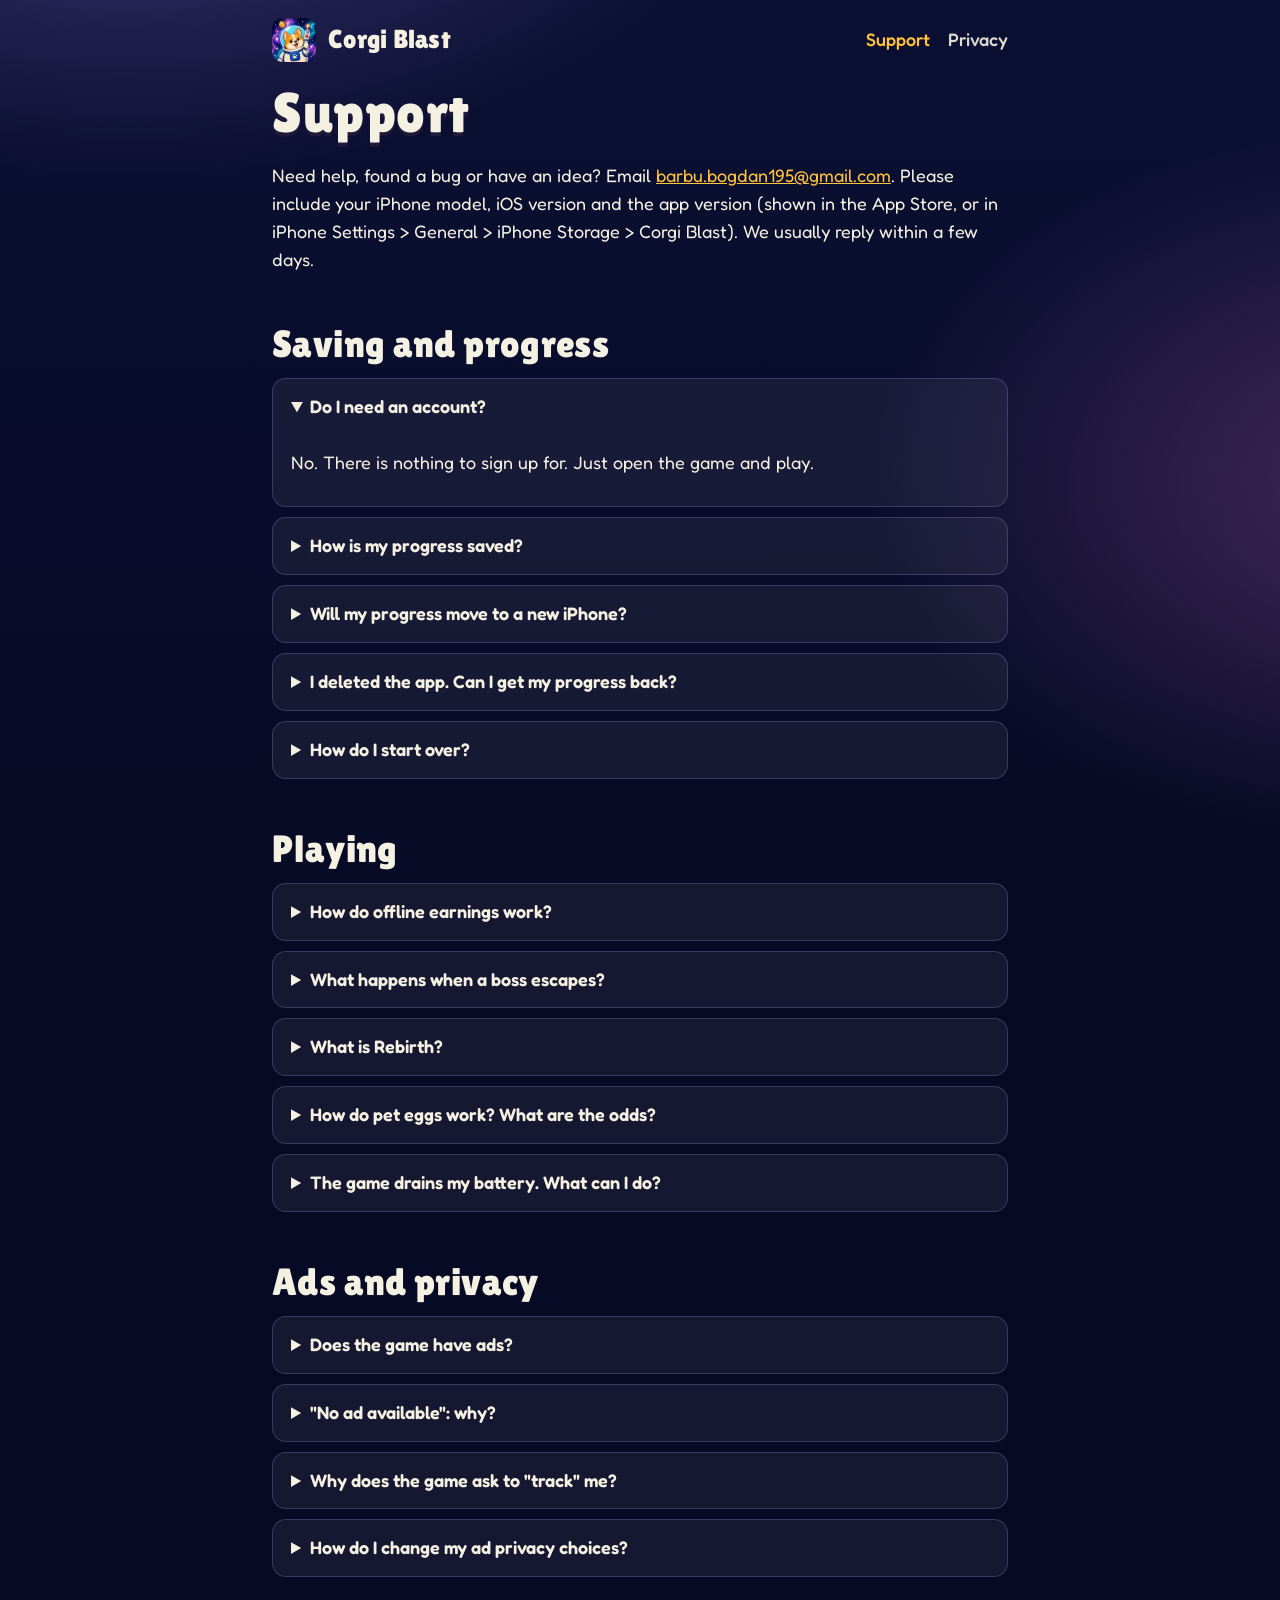
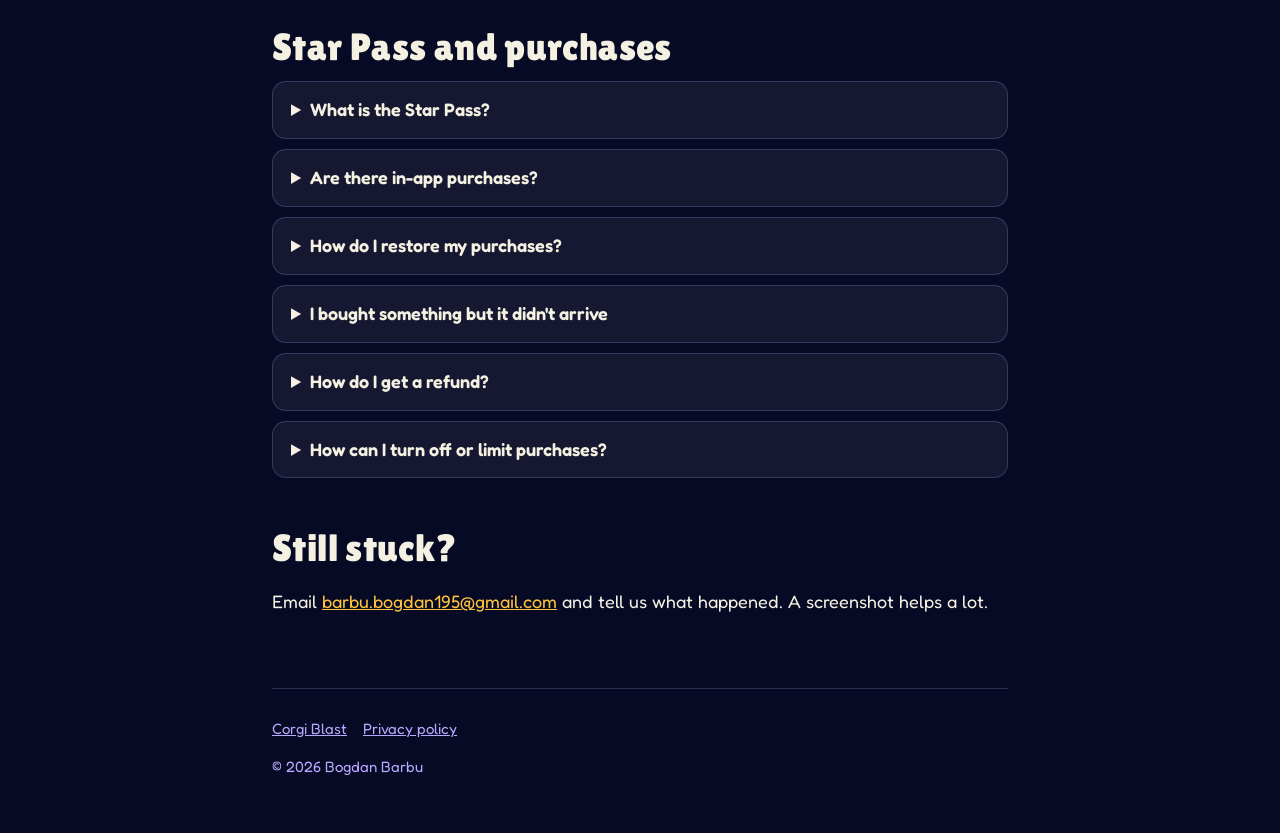
<file: corgi-blast/support.html>
<!doctype html>
<html lang="en">
<head>
  <meta charset="utf-8">
  <meta name="viewport" content="width=device-width, initial-scale=1, viewport-fit=cover">
  <title>Support: Corgi Blast</title>
  <meta name="description" content="Help for Corgi Blast: how saving works, offline earnings, pets and egg odds, the Star Pass, purchases and restoring them, ads, and how to contact us.">
  <meta name="theme-color" content="#0B1033">
  <link rel="icon" type="image/png" href="../favicon.png">
  <link rel="apple-touch-icon" href="../apple-touch-icon.png">
  <link rel="stylesheet" href="style.css">
</head>
<body>
  <div class="wrap narrow">
    <header class="top">
      <a class="brand" href="./"><img src="img/icon-256.webp" alt="" width="44" height="44"><span>Corgi Blast</span></a>
      <nav><a href="support.html" aria-current="page">Support</a><a href="privacy.html">Privacy</a></nav>
    </header>

    <main class="doc">
      <h1>Support</h1>
      <p>Need help, found a bug or have an idea? Email <a href="mailto:barbu.bogdan195@gmail.com?subject=Corgi%20Blast%20support">barbu.bogdan195@gmail.com</a>.
        Please include your iPhone model, iOS version and the app version (shown in the App Store, or in
        iPhone Settings &gt; General &gt; iPhone Storage &gt; Corgi Blast). We usually reply within a few days.</p>

      <h2>Saving and progress</h2>
      <details open>
        <summary>Do I need an account?</summary>
        <p>No. There is nothing to sign up for. Just open the game and play.</p>
      </details>
      <details>
        <summary>How is my progress saved?</summary>
        <p>Automatically, on your iPhone. The game saves every few seconds, after every purchase, hatch and boss win, and
          whenever you leave the app. Nothing is uploaded, so the game also works offline.</p>
      </details>
      <details>
        <summary>Will my progress move to a new iPhone?</summary>
        <p>There is no cloud save or account sync. Your progress is part of your iPhone's normal backup, so restoring an
          iCloud or computer backup, or transferring your data to a new iPhone during setup, usually brings it along.
          It does not sync between two devices.</p>
      </details>
      <details>
        <summary>I deleted the app. Can I get my progress back?</summary>
        <p>Unfortunately not. Deleting the app deletes its saved game, including gems you bought, and we don't keep a
          copy. The only way back is an iPhone backup made before you deleted it. The Starter Pack and Star Pass seasons
          you bought come back with <strong>Restore purchases</strong> (see Purchases below).</p>
      </details>
      <details>
        <summary>How do I start over?</summary>
        <p>Open <strong>Settings</strong> (the gear button), tap <strong>Reset progress</strong>, and confirm twice ("Are you sure?",
          then "Tap again to wipe ALL"). This deletes everything (coins, stages, gems, pets, upgrades and settings) and
          can't be undone.</p>
      </details>

      <h2>Playing</h2>
      <details>
        <summary>How do offline earnings work?</summary>
        <p>When you're away for at least a minute, your corgi keeps earning coins. You get up to <strong>2 hours</strong> of earnings
          at <strong>50%</strong> of your normal income. The <strong>Cozy Bed</strong> gem upgrade raises both the time limit and the rate,
          and the <strong>Star Owl</strong> pet adds to it. When you come back, tap <strong>COLLECT</strong>, or <strong>×2 WATCH</strong> to
          double the coins with a short video ad.</p>
        <p>Changing your iPhone's clock won't earn you more: big clock jumps are ignored.</p>
      </details>
      <details>
        <summary>What happens when a boss escapes?</summary>
        <p>The game keeps you farming the stage's normal waves so you can upgrade. Tap <strong>FIGHT BOSS</strong> when you're
          ready. With <strong>Auto boss</strong> on (Settings), the game retries the boss by itself after each farming loop.</p>
      </details>
      <details>
        <summary>What is Rebirth?</summary>
        <p>From stage 25 you can rebirth: you start again at stage 1, but you earn stars that permanently increase your
          damage and income (+10% each), plus gems. Your gems, pets, gem upgrades and stars are kept.</p>
      </details>
      <details>
        <summary>How do pet eggs work? What are the odds?</summary>
        <p>A Pet Egg costs 100 gems (or 10 eggs for 900 gems, with at least one Epic or better). Gems are earned by
          playing (bosses, gold asteroids, rebirths, the Free Gift and the Star Pass), and they can also be bought as an
          optional in-app purchase. Eggs from the Starter Pack and the Star Pass wait in the Shop and hatch with the same odds.</p>
        <p>Every egg hatches one of 8 pets. Pets of the same rarity are equally likely:</p>
        <div class="table-scroll">
          <table>
            <tr><th>Rarity</th><th>Chance</th><th>Pets (chance each)</th></tr>
            <tr><td>Common</td><td>55%</td><td>Moon Bunny, Astro Hamster (27.5% each)</td></tr>
            <tr><td>Rare</td><td>32%</td><td>Comet Kitty, Star Owl, Space Axolotl (10.7% each)</td></tr>
            <tr><td>Epic</td><td>11%</td><td>Robo Pug, Nebula Fox (5.5% each)</td></tr>
            <tr><td>Legendary</td><td>2%</td><td>Galaxy Dragon (2%)</td></tr>
          </table>
        </div>
        <p>If you hatch 9 eggs in a row without an Epic or Legendary, the next one is guaranteed to be Epic or better.</p>
        <p>An <strong>Epic+ Pet Egg</strong> (from the Starter Pack and the Star Pass) is always Epic or Legendary:
          <strong>Epic 84.6%</strong> (Robo Pug, Nebula Fox: 42.3% each) and <strong>Legendary 15.4%</strong> (Galaxy Dragon).</p>
        <p>The odds are always shown in the game before you buy or hatch: Shop &gt; Pet Egg &gt; Odds, and the Odds links on the
          Starter Pack and the Star Pass.</p>
      </details>
      <details>
        <summary>The game drains my battery. What can I do?</summary>
        <p>Turn on <strong>Eco mode</strong> in Settings. It caps the game at 30 frames per second and shows fewer effects.
          Your earnings stay exactly the same.</p>
      </details>

      <h2>Ads and privacy</h2>
      <details>
        <summary>Does the game have ads?</summary>
        <p>Only optional rewarded videos that you choose to watch:</p>
        <ul>
          <li><strong>×2 Boost:</strong> +5 minutes of double damage and coins (stacks up to 30 minutes)</li>
          <li><strong>×2 WATCH</strong> on offline earnings: doubles the coins</li>
          <li><strong>×2 WATCH</strong> on the Free Gift: doubles the gift</li>
        </ul>
        <p>There are no banner ads and no ads that interrupt play. You only get the reward if you watch the video to the end.</p>
      </details>
      <details>
        <summary>"No ad available": why?</summary>
        <p>Ads need an internet connection, and sometimes no ad is available right away. Check your connection and try again
          in a minute. Everything else in the game works offline.</p>
      </details>
      <details>
        <summary>Why does the game ask to "track" me?</summary>
        <p>That's Apple's App Tracking Transparency prompt. It decides whether Google, our ad provider, may use your
          device's advertising identifier to show you more relevant ads. Either answer is fine, and the game plays exactly the
          same. You can change it any time in iPhone Settings &gt; Privacy &amp; Security &gt; Tracking.</p>
      </details>
      <details>
        <summary>How do I change my ad privacy choices?</summary>
        <p>In the EEA, the UK and Switzerland (and wherever else it applies), open <strong>Settings &gt; Privacy options</strong> in the
          game. Our <a href="privacy.html">privacy policy</a> explains what data the ads use.</p>
      </details>

      <h2>Star Pass and purchases</h2>
      <details>
        <summary>What is the Star Pass?</summary>
        <p>A season of rewards that lasts 30 days. You earn Star Pass XP just by playing (defeating asteroids and bosses,
          rebirths, the Free Gift and offline earnings; no ads needed) and reach up to 30 tiers. Every tier has a free
          reward for everyone. The optional <strong>premium</strong> track adds a second reward per tier and 100 gems right away.</p>
        <p>Rewards you reached but didn't claim are added automatically when the season ends. Premium is bought separately
          for each season and unlocks only that season. The season's dates are shown in the Star Pass.</p>
      </details>
      <details>
        <summary>Are there in-app purchases?</summary>
        <p>Yes, and they are optional: gem packs, a one-time Starter Pack and the Star Pass premium track. Everything else,
          gems included, can be earned by playing. Gems never expire and can't be exchanged for money. Prices are shown in
          your local currency on each button, and Apple confirms every purchase before you pay.</p>
        <p>Purchases are not offered in Belgium. Everything else in the game works the same there.</p>
      </details>
      <details>
        <summary>How do I restore my purchases?</summary>
        <p>Tap <strong>Restore purchases</strong> in Settings, at the bottom of Shop &gt; GEMS, or in the Star Pass. This brings back
          the Starter Pack and any Star Pass seasons your Apple Account owns, for example after reinstalling or on a new
          iPhone. The game also checks this by itself when it starts.</p>
        <p>Gems are used up when you spend them, so Apple doesn't restore them. They are saved on your iPhone with the rest
          of your progress, and deleting the app deletes them.</p>
      </details>
      <details>
        <summary>I bought something but it didn't arrive</summary>
        <p>Close the game completely and open it again with an internet connection: the game asks Apple for any purchase
          that hasn't been delivered yet. If a parent has to approve purchases (Ask to Buy), it arrives as soon as it is
          approved. If it still hasn't arrived, email us with the date and what you bought (your Apple receipt email helps).</p>
      </details>
      <details>
        <summary>How do I get a refund?</summary>
        <p>Apple handles all payments and refunds. Request one at <a href="https://reportaproblem.apple.com/">reportaproblem.apple.com</a>.
          We can't issue refunds ourselves because we never receive your payment.</p>
      </details>
      <details>
        <summary>How can I turn off or limit purchases?</summary>
        <p>On iPhone, open Settings &gt; Screen Time &gt; Content &amp; Privacy Restrictions &gt; iTunes &amp; App Store Purchases &gt;
          In-app Purchases and choose <strong>Don't Allow</strong>. With Family Sharing, a parent can turn on <strong>Ask to Buy</strong>
          for a child's account to approve each purchase.</p>
      </details>

      <h2>Still stuck?</h2>
      <p>Email <a href="mailto:barbu.bogdan195@gmail.com?subject=Corgi%20Blast%20support">barbu.bogdan195@gmail.com</a> and tell us what happened. A
        screenshot helps a lot.</p>
    </main>

    <footer>
      <a href="./">Corgi Blast</a><a href="privacy.html">Privacy policy</a>
      <p>© 2026 Bogdan Barbu</p>
    </footer>
  </div>
</body>
</html>
</file>
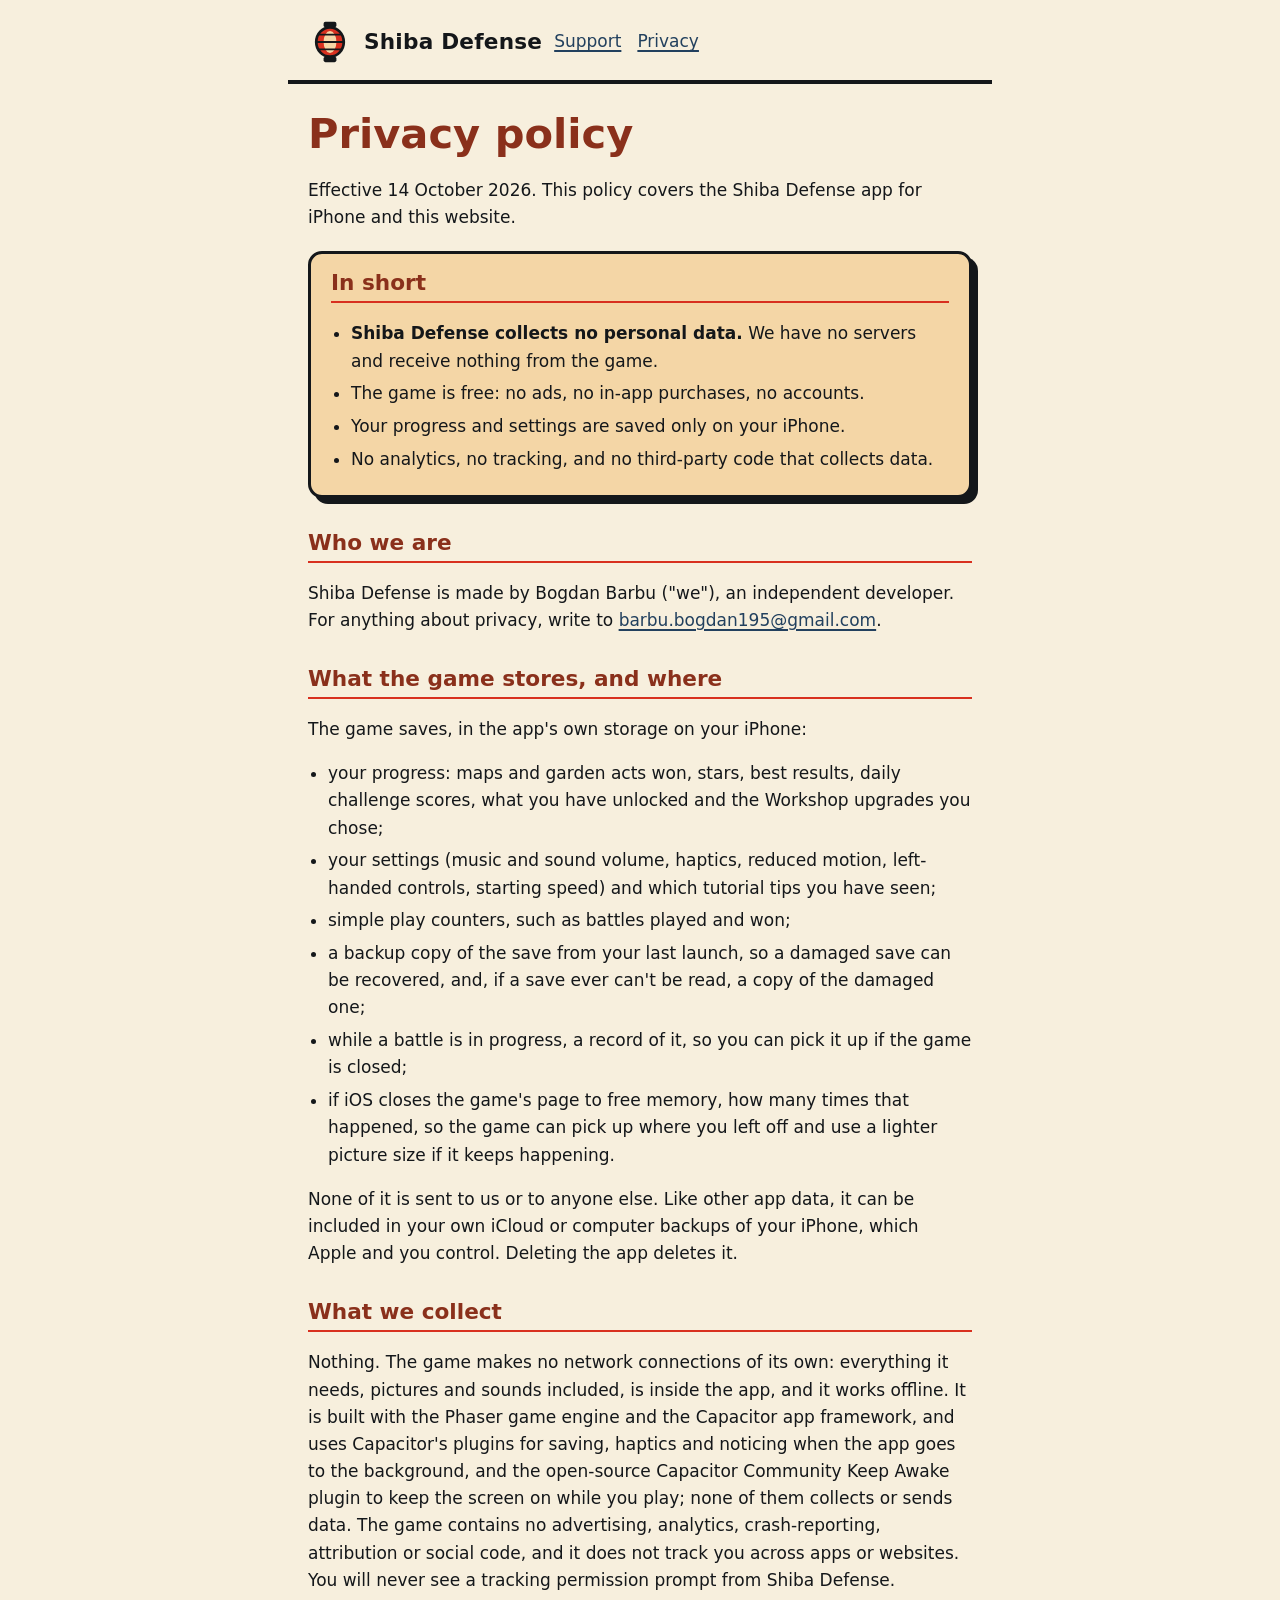
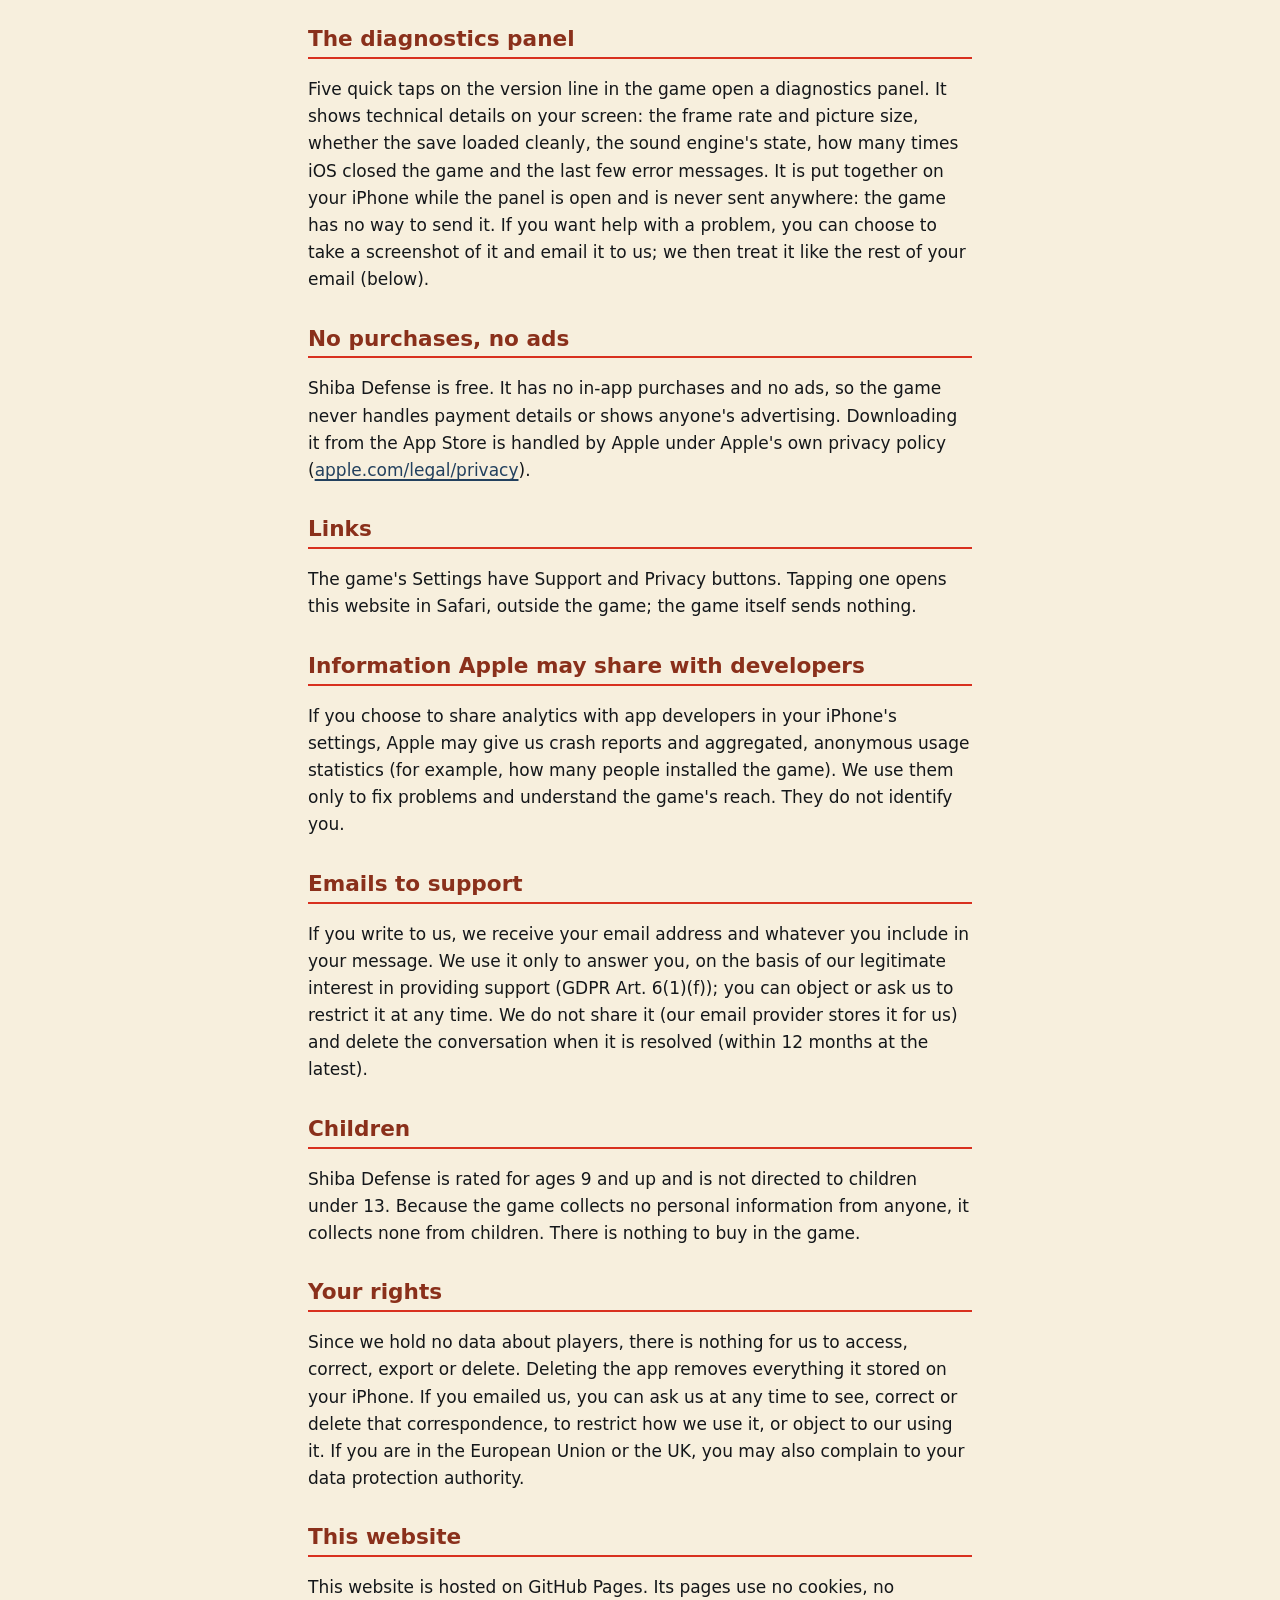
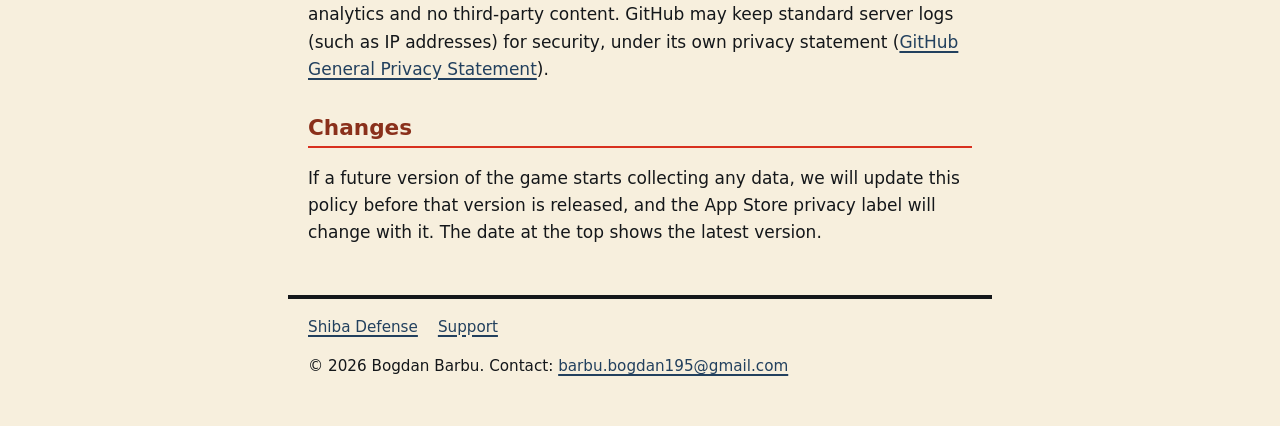
<file: shiba-defense/privacy.html>
<!doctype html>
<html lang="en">
  <head>
    <meta charset="utf-8" />
    <meta name="viewport" content="width=device-width, initial-scale=1, viewport-fit=cover" />
    <meta http-equiv="Content-Security-Policy" content="default-src 'none'; style-src 'self'; img-src 'self'; base-uri 'none'; form-action 'none'" />
    <meta name="referrer" content="no-referrer" />
    <title>Privacy policy: Shiba Defense</title>
    <meta name="description" content="Shiba Defense collects no personal data. It is free, with no ads and no in-app purchases, and your progress stays on your iPhone." />
    <meta name="theme-color" content="#f7efdd" media="(prefers-color-scheme: light)" />
    <meta name="theme-color" content="#16131f" media="(prefers-color-scheme: dark)" />
    <link rel="stylesheet" href="style.css" />
    <link rel="apple-touch-icon" href="apple-touch-icon.png" />
  </head>
  <body>
    <a class="skip" href="#main">Skip to content</a>
    <header class="site">
      <svg class="mark" viewBox="0 0 48 48" aria-hidden="true" focusable="false">
        <rect x="17" y="2" width="14" height="6" rx="2" fill="#14171a" />
        <ellipse cx="24" cy="24" rx="15" ry="16" fill="#d8301f" stroke="#14171a" stroke-width="3" />
        <ellipse cx="24" cy="24" rx="7" ry="12" fill="#f4d6a6" />
        <path d="M11 16h26M9.5 24h29M11 32h26" stroke="#14171a" stroke-width="2" fill="none" />
        <rect x="17" y="40" width="14" height="6" rx="2" fill="#14171a" />
      </svg>
      <a class="home" href="./">Shiba Defense</a>
      <nav aria-label="Site">
        <ul>
          <li><a href="support.html">Support</a></li>
          <li><a href="privacy.html" aria-current="page">Privacy</a></li>
        </ul>
      </nav>
    </header>

    <main id="main">
      <h1>Privacy policy</h1>
      <p>Effective 14 October 2026. This policy covers the Shiba Defense app for iPhone and this website.</p>

      <div class="panel">
        <h2>In short</h2>
        <ul class="features">
          <li><strong>Shiba Defense collects no personal data.</strong> We have no servers and receive nothing from the game.</li>
          <li>The game is free: no ads, no in-app purchases, no accounts.</li>
          <li>Your progress and settings are saved only on your iPhone.</li>
          <li>No analytics, no tracking, and no third-party code that collects data.</li>
        </ul>
      </div>

      <h2>Who we are</h2>
      <p>
        Shiba Defense is made by Bogdan Barbu ("we"), an independent developer. For anything about privacy, write to
        <a href="mailto:barbu.bogdan195@gmail.com">barbu.bogdan195@gmail.com</a>.
      </p>

      <h2>What the game stores, and where</h2>
      <p>
        The game saves, in the app's own storage on your iPhone:
      </p>
      <ul class="features">
        <li>your progress: maps and garden acts won, stars, best results, daily challenge scores, what you have unlocked
          and the Workshop upgrades you chose;</li>
        <li>your settings (music and sound volume, haptics, reduced motion, left-handed controls, starting speed) and
          which tutorial tips you have seen;</li>
        <li>simple play counters, such as battles played and won;</li>
        <li>a backup copy of the save from your last launch, so a damaged save can be recovered, and, if a save ever
          can't be read, a copy of the damaged one;</li>
        <li>while a battle is in progress, a record of it, so you can pick it up if the game is closed;</li>
        <li>if iOS closes the game's page to free memory, how many times that happened, so the game can pick up where
          you left off and use a lighter picture size if it keeps happening.</li>
      </ul>
      <p>
        None of it is sent to us or to anyone else. Like other app data, it can be included in your own iCloud or computer
        backups of your iPhone, which Apple and you control. Deleting the app deletes it.
      </p>

      <h2>What we collect</h2>
      <p>
        Nothing. The game makes no network connections of its own: everything it needs, pictures and sounds included, is
        inside the app, and it works offline. It is built with the Phaser game engine and the Capacitor app framework,
        and uses Capacitor's plugins for saving, haptics and noticing when the app goes to the background, and the
        open-source Capacitor Community Keep Awake plugin to keep the screen on while you play; none of them collects or
        sends data. The game contains no advertising, analytics, crash-reporting, attribution or social code, and it does
        not track you across apps or websites. You will never see a tracking permission prompt from Shiba Defense.
      </p>

      <h2>The diagnostics panel</h2>
      <p>
        Five quick taps on the version line in the game open a diagnostics panel. It shows technical details on your
        screen: the frame rate and picture size, whether the save loaded cleanly, the sound engine's state, how many times
        iOS closed the game and the last few error messages. It is put together on your iPhone while the panel is open
        and is never sent anywhere: the game has no way to send it. If you want help with a problem, you can choose to
        take a screenshot of it and email it to us; we then treat it like the rest of your email (below).
      </p>

      <h2>No purchases, no ads</h2>
      <p>
        Shiba Defense is free. It has no in-app purchases and no ads, so the game never handles payment details or shows
        anyone's advertising. Downloading it from the App Store is handled by Apple under Apple's own privacy policy
        (<a href="https://www.apple.com/legal/privacy/">apple.com/legal/privacy</a>).
      </p>

      <h2>Links</h2>
      <p>
        The game's Settings have Support and Privacy buttons. Tapping one opens this website in Safari, outside the game;
        the game itself sends nothing.
      </p>

      <h2>Information Apple may share with developers</h2>
      <p>
        If you choose to share analytics with app developers in your iPhone's settings, Apple may give us crash reports
        and aggregated, anonymous usage statistics (for example, how many people installed the game). We use them only to
        fix problems and understand the game's reach. They do not identify you.
      </p>

      <h2>Emails to support</h2>
      <p>
        If you write to us, we receive your email address and whatever you include in your message. We use it only to
        answer you, on the basis of our legitimate interest in providing support (GDPR Art. 6(1)(f)); you can object or
        ask us to restrict it at any time. We do not share it (our email provider stores it for us) and delete the
        conversation when it is resolved (within 12 months at the latest).
      </p>

      <h2>Children</h2>
      <p>
        Shiba Defense is rated for ages 9 and up and is not directed to children under 13. Because the game collects no
        personal information from anyone, it collects none from children. There is nothing to buy in the game.
      </p>

      <h2>Your rights</h2>
      <p>
        Since we hold no data about players, there is nothing for us to access, correct, export or delete. Deleting the app
        removes everything it stored on your iPhone. If you emailed us, you can ask us at any time to see, correct or delete
        that correspondence, to restrict how we use it, or object to our using it. If you are in the European Union or the
        UK, you may also complain to your data protection authority.
      </p>

      <h2>This website</h2>
      <p>
        This website is hosted on GitHub Pages. Its pages use no cookies, no analytics and no third-party content. GitHub
        may keep standard server logs (such as IP addresses) for security, under its own privacy statement
        (<a href="https://docs.github.com/site-policy/privacy-policies/github-general-privacy-statement">GitHub General Privacy Statement</a>).
      </p>

      <h2>Changes</h2>
      <p>
        If a future version of the game starts collecting any data, we will update this policy before that version is
        released, and the App Store privacy label will change with it. The date at the top shows the latest version.
      </p>
    </main>

    <footer class="site">
      <ul>
        <li><a href="./">Shiba Defense</a></li>
        <li><a href="support.html">Support</a></li>
      </ul>
      <p>&copy; 2026 Bogdan Barbu. Contact: <a href="mailto:barbu.bogdan195@gmail.com">barbu.bogdan195@gmail.com</a></p>
    </footer>
  </body>
</html>
</file>
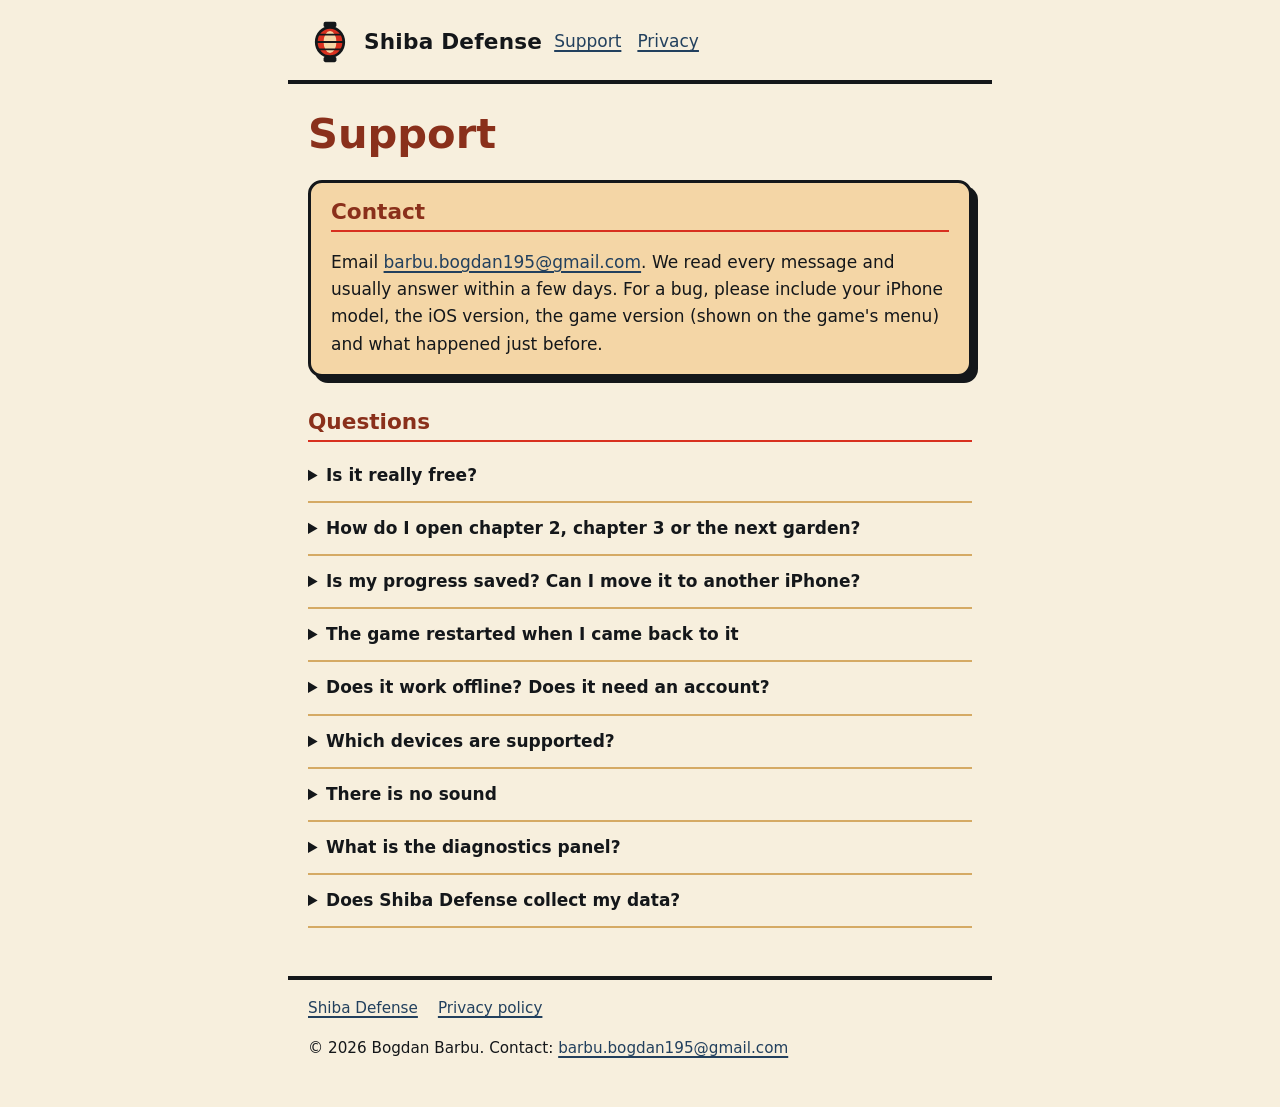
<file: shiba-defense/support.html>
<!doctype html>
<html lang="en">
  <head>
    <meta charset="utf-8" />
    <meta name="viewport" content="width=device-width, initial-scale=1, viewport-fit=cover" />
    <meta http-equiv="Content-Security-Policy" content="default-src 'none'; style-src 'self'; img-src 'self'; base-uri 'none'; form-action 'none'" />
    <meta name="referrer" content="no-referrer" />
    <title>Support: Shiba Defense</title>
    <meta name="description" content="Help with Shiba Defense, a free game with no ads and no in-app purchases: progress, saves, devices and contact." />
    <meta name="theme-color" content="#f7efdd" media="(prefers-color-scheme: light)" />
    <meta name="theme-color" content="#16131f" media="(prefers-color-scheme: dark)" />
    <link rel="stylesheet" href="style.css" />
    <link rel="apple-touch-icon" href="apple-touch-icon.png" />
  </head>
  <body>
    <a class="skip" href="#main">Skip to content</a>
    <header class="site">
      <svg class="mark" viewBox="0 0 48 48" aria-hidden="true" focusable="false">
        <rect x="17" y="2" width="14" height="6" rx="2" fill="#14171a" />
        <ellipse cx="24" cy="24" rx="15" ry="16" fill="#d8301f" stroke="#14171a" stroke-width="3" />
        <ellipse cx="24" cy="24" rx="7" ry="12" fill="#f4d6a6" />
        <path d="M11 16h26M9.5 24h29M11 32h26" stroke="#14171a" stroke-width="2" fill="none" />
        <rect x="17" y="40" width="14" height="6" rx="2" fill="#14171a" />
      </svg>
      <a class="home" href="./">Shiba Defense</a>
      <nav aria-label="Site">
        <ul>
          <li><a href="support.html" aria-current="page">Support</a></li>
          <li><a href="privacy.html">Privacy</a></li>
        </ul>
      </nav>
    </header>

    <main id="main">
      <h1>Support</h1>

      <div class="panel">
        <h2>Contact</h2>
        <p>
          Email <a href="mailto:barbu.bogdan195@gmail.com">barbu.bogdan195@gmail.com</a>. We read every message and usually
          answer within a few days. For a bug, please include your iPhone model, the iOS version, the game version (shown on the game's
          menu) and what happened just before.
        </p>
      </div>

      <h2>Questions</h2>

      <details>
        <summary>Is it really free?</summary>
        <p>
          Yes. Every chapter of the Village Campaign, every Lantern Garden and the daily challenge are free. There are no
          ads and no in-app purchases, and you never need an account.
        </p>
      </details>

      <details>
        <summary>How do I open chapter 2, chapter 3 or the next garden?</summary>
        <p>
          Win the map before it: each map opens when you win the one before, and a map's card tells you which one that is.
          A garden opens when you win act 2 of the garden before it. Heroic opens on a map once you have won it.
        </p>
      </details>

      <details>
        <summary>Is my progress saved? Can I move it to another iPhone?</summary>
        <p>
          Progress is saved automatically on your iPhone. It is not stored online, so deleting the game deletes your
          progress. Your iPhone's own iCloud or computer backup includes it, so restoring a backup onto a new iPhone brings it
          along.
        </p>
      </details>

      <details>
        <summary>The game restarted when I came back to it</summary>
        <p>
          When other apps need memory, iOS may close the game in the background. Shiba Defense picks up again from your
          saved progress, and offers to resume a battle you were in the middle of. If it happens often during play, please
          tell us your iPhone model.
        </p>
      </details>

      <details>
        <summary>Does it work offline? Does it need an account?</summary>
        <p>It works fully offline and needs no account.</p>
      </details>

      <details>
        <summary>Which devices are supported?</summary>
        <p>
          iPhones with iOS 15 or later. On an iPad it runs in iPhone mode. The game plays in portrait with one thumb.
        </p>
      </details>

      <details>
        <summary>There is no sound</summary>
        <p>
          Check the ring/silent switch (the game follows it, so your own music can keep playing) and the sound settings in
          the game's Settings.
        </p>
      </details>

      <details>
        <summary>What is the diagnostics panel?</summary>
        <p>
          Five quick taps on the version line open a panel of technical details (frame rate, the save's status, recent
          errors). It stays on your iPhone and is never sent anywhere. If we ask for it to help with a bug, you can take a
          screenshot of it and email it to us.
        </p>
      </details>

      <details>
        <summary>Does Shiba Defense collect my data?</summary>
        <p>No. It has no ads, analytics or tracking, and your progress stays on your iPhone. See the <a href="privacy.html">privacy policy</a>.</p>
      </details>
    </main>

    <footer class="site">
      <ul>
        <li><a href="./">Shiba Defense</a></li>
        <li><a href="privacy.html">Privacy policy</a></li>
      </ul>
      <p>&copy; 2026 Bogdan Barbu. Contact: <a href="mailto:barbu.bogdan195@gmail.com">barbu.bogdan195@gmail.com</a></p>
    </footer>
  </body>
</html>
</file>
<file: corgi-blast/style.css>
/* Corgi Blast website. Palette and fonts follow docs/art-bible.md (Lilita One for headings, Fredoka for text). */
@font-face {
  font-family: 'Lilita One';
  src: url('fonts/LilitaOne-Regular.ttf') format('truetype');
  font-display: swap;
}
@font-face {
  font-family: 'Fredoka';
  src: url('fonts/Fredoka.ttf') format('truetype');
  font-weight: 300 700;
  font-display: swap;
}

:root {
  --navy: #0b1033;
  --deep: #070a24;
  --ink: #1f1a3a;
  --lilac: #8b6fd6;
  --pink: #d86fd0;
  --cream: #f4f0e2;
  --gold: #ffc23c;
  --muted: #b9a8ff;
  --card: rgba(255, 255, 255, 0.06);
  --line: rgba(185, 168, 255, 0.22);
}

* { box-sizing: border-box; }

html { -webkit-text-size-adjust: 100%; }

body {
  margin: 0;
  font-family: 'Fredoka', system-ui, -apple-system, 'Segoe UI', Roboto, sans-serif;
  font-size: 18px;
  line-height: 1.55;
  color: var(--cream);
  background:
    radial-gradient(1100px 700px at 10% -10%, rgba(139, 111, 214, 0.45), transparent 60%),
    radial-gradient(900px 600px at 110% 20%, rgba(216, 111, 208, 0.28), transparent 60%),
    linear-gradient(var(--navy), var(--deep) 900px) var(--deep);
  min-height: 100vh;
}

a { color: var(--gold); }
a:hover { color: #ffd77a; }

h1, h2, h3, .brand {
  font-family: 'Lilita One', 'Fredoka', system-ui, sans-serif;
  font-weight: 400;
  letter-spacing: 0.01em;
  line-height: 1.15;
}
h1 { font-size: clamp(44px, 8vw, 76px); margin: 0 0 8px; text-shadow: 0 4px 0 var(--ink); }
h2 { font-size: clamp(28px, 4.5vw, 38px); margin: 48px 0 12px; }
h3 { font-size: 22px; margin: 28px 0 6px; color: var(--gold); }

.wrap { max-width: 980px; margin: 0 auto; padding: 0 22px; }
.narrow { max-width: 780px; }

/* Header / footer */
.top {
  display: flex; align-items: center; justify-content: space-between; gap: 16px;
  padding: 18px 0;
}
.brand { display: flex; align-items: center; gap: 12px; color: var(--cream); text-decoration: none; font-size: 26px; }
.brand img { width: 44px; height: 44px; border-radius: 22%; }
.top nav a { color: var(--cream); text-decoration: none; margin-left: 18px; font-weight: 500; opacity: 0.9; }
.top nav a:hover, .top nav a[aria-current='page'] { color: var(--gold); opacity: 1; }

footer {
  margin-top: 72px; padding: 28px 0 40px; border-top: 1px solid var(--line);
  font-size: 15px; color: var(--muted);
}
footer a { color: var(--muted); margin-right: 16px; }

/* Landing hero */
.hero {
  display: grid; grid-template-columns: auto 1fr; gap: 36px; align-items: center;
  padding: 36px 0 12px;
}
.hero .icon { width: 200px; height: 200px; border-radius: 22.37%; box-shadow: 0 18px 50px rgba(0, 0, 0, 0.45), 0 0 0 4px rgba(244, 240, 226, 0.08); }
.tagline { font-size: clamp(20px, 3vw, 26px); margin: 0 0 22px; color: var(--cream); }
.tagline strong { color: var(--gold); font-weight: 600; }

/* App Store badge placeholder: replace with Apple's official badge (see site/README.md). */
.store-badge {
  display: inline-flex; align-items: center; gap: 10px;
  padding: 12px 22px; border-radius: 14px;
  background: #000; color: #fff; text-decoration: none;
  border: 1.5px solid #a6a6a6; font-weight: 600; font-size: 17px;
}
.store-badge small { display: block; font-size: 11px; font-weight: 500; opacity: 0.85; letter-spacing: 0.02em; }
.store-badge .big { font-size: 22px; line-height: 1.1; }
.store-badge[aria-disabled='true'] { cursor: default; opacity: 0.92; }
.badge-note { display: block; margin-top: 10px; font-size: 14px; color: var(--muted); }

/* Screenshot strip */
.shots {
  display: grid; grid-auto-flow: column; grid-auto-columns: minmax(200px, 240px); gap: 18px;
  overflow-x: auto; padding: 18px 4px 22px; scroll-snap-type: x mandatory;
  scrollbar-color: var(--lilac) transparent;
}
.shots figure { margin: 0; scroll-snap-align: start; }
.shots img {
  width: 100%; height: auto; display: block; border-radius: 26px;
  border: 5px solid var(--cream); box-shadow: 0 12px 34px rgba(0, 0, 0, 0.45);
  background: var(--navy);
}
.shots figcaption { text-align: center; margin-top: 10px; font-family: 'Lilita One', sans-serif; font-size: 19px; }

/* Feature cards */
.features { display: grid; grid-template-columns: repeat(auto-fit, minmax(260px, 1fr)); gap: 16px; margin-top: 8px; }
.card { background: var(--card); border: 1px solid var(--line); border-radius: 18px; padding: 18px 20px; }
.card h3 { margin-top: 0; }
.card p { margin: 0; }

/* Long-form pages (privacy, support) */
.doc h1 { font-size: clamp(38px, 6vw, 56px); }
.doc .meta { color: var(--muted); margin-top: 0; }
.doc li { margin: 6px 0; }
.summary {
  background: var(--card); border: 1px solid var(--line); border-left: 5px solid var(--gold);
  border-radius: 14px; padding: 6px 22px; margin: 22px 0;
}
.doc table { border-collapse: collapse; width: 100%; margin: 12px 0; font-size: 16px; }
.doc th, .doc td { text-align: left; vertical-align: top; padding: 9px 10px; border-bottom: 1px solid var(--line); }
.doc th { color: var(--gold); font-weight: 600; }
.table-scroll { overflow-x: auto; }
details { background: var(--card); border: 1px solid var(--line); border-radius: 14px; padding: 4px 18px; margin: 10px 0; }
details[open] { padding-bottom: 12px; }
summary { cursor: pointer; font-weight: 600; padding: 10px 0; }
code { background: rgba(255, 255, 255, 0.08); padding: 1px 6px; border-radius: 6px; font-size: 0.92em; }

@media (max-width: 640px) {
  body { font-size: 17px; }
  .hero { grid-template-columns: 1fr; text-align: center; gap: 18px; }
  .hero .icon { width: 150px; height: 150px; margin: 0 auto; }
  .top nav a { margin-left: 12px; }
  .brand span { display: none; }
}
</file>
<file: live-translator/assets/index-CNEj6XQm.css>
:root{--lightningcss-light: ;--lightningcss-dark:initial;color-scheme:dark;--bg:#0b0f14;--surface:#131a23;--surface-2:#1b2430;--surface-3:#263243;--line:#ffffff14;--text:#f3f6fa;--text-2:#bac4d1;--muted:#7b8798;--en:#6eacff;--ko:#ff9f84;--ok:#4fd18b;--warn:#ffc95c;--danger:#ff7b7b;--safe-top:env(safe-area-inset-top,0px);--safe-bottom:env(safe-area-inset-bottom,0px);--strip-h:68px;--font:-apple-system, BlinkMacSystemFont, "Apple SD Gothic Neo", system-ui, "Segoe UI", Roboto, "Noto Sans KR", "Noto Sans CJK KR", "Malgun Gothic", sans-serif;--mono:ui-monospace, "SF Mono", Menlo, Consolas, monospace;-webkit-text-size-adjust:100%;-moz-text-size-adjust:100%;text-size-adjust:100%}*,:before,:after{box-sizing:border-box}html,body{overscroll-behavior:none;background:var(--bg);height:100%;color:var(--text);margin:0;overflow:hidden}body{font:17px/1.4 var(--font);-webkit-font-smoothing:antialiased;-webkit-tap-highlight-color:transparent;-webkit-touch-callout:none;word-break:keep-all;overflow-wrap:break-word;touch-action:manipulation;-webkit-user-select:none;user-select:none}#app{padding-inline:env(safe-area-inset-left,0px) env(safe-area-inset-right,0px);flex-direction:column;display:flex;position:fixed;inset:0}:lang(ko){line-break:strict}h1,h2,h3,p{margin:0}button,input,select,textarea{font:inherit;color:inherit}input,textarea{-webkit-user-select:text;user-select:text}button{cursor:pointer}button:disabled{cursor:default}a{color:var(--en)}[hidden]{display:none!important}:focus-visible{outline:2px solid var(--en);outline-offset:2px}.icon{fill:none;stroke:currentColor;stroke-width:2px;stroke-linecap:round;stroke-linejoin:round;flex:none;width:24px;height:24px}.visually-hidden{clip-path:inset(50%);white-space:nowrap;width:1px;height:1px;position:absolute;overflow:hidden}.boot-error{padding:calc(var(--safe-top) + 24px) 24px 24px;color:var(--danger)}.button{background:var(--surface-3);border:0;border-radius:12px;justify-content:center;align-items:center;gap:8px;min-height:44px;padding:0 16px;font-size:16px;font-weight:600;display:inline-flex}.button:disabled{opacity:.45}.button--small{padding:0 14px}.button--primary{background:var(--en);color:#061020}.button--danger{color:var(--danger)}.button--large{border-radius:16px;width:100%;min-height:56px;font-size:18px}.button .icon{width:20px;height:20px}.text-button{min-height:44px;color:var(--en);background:0 0;border:0;padding:0 8px;font-size:16px;font-weight:600}.text-button--strong{font-weight:700}.round-button{background:var(--surface-3);border:0;border-radius:50%;flex:none;place-items:center;width:44px;height:44px;display:grid}.round-button--accent{background:var(--en);color:#061020}@keyframes fade-in{0%{opacity:0}}@keyframes fade-out{to{opacity:0}}@keyframes breathe{50%{opacity:.35}}@keyframes spin{to{transform:rotate(360deg)}}@media (prefers-reduced-motion:reduce){*,:before,:after{transition-duration:1ms!important;animation-duration:1ms!important;animation-iteration-count:1!important}}.scroll-pane{flex-direction:column;flex:1;min-height:0;display:flex;position:relative}.scroll-list{overscroll-behavior:contain;scrollbar-width:none;flex:1;min-height:0;padding:6px 20px 14px;position:relative;overflow-y:auto;-webkit-mask-image:linear-gradient(#0000,#000 32px);mask-image:linear-gradient(#0000,#000 32px)}.scroll-list::-webkit-scrollbar{display:none}.scroll-list[data-at-top]{-webkit-mask-image:none;mask-image:none}.scroll-new{z-index:2;background:var(--text);min-height:36px;color:var(--bg);border:0;border-radius:999px;padding:0 16px;font-size:15px;font-weight:700;animation:.2s fade-in;position:absolute;bottom:10px;left:50%;transform:translate(-50%);box-shadow:0 6px 20px #00000073}.scroll-list__items{flex-direction:column;justify-content:flex-end;gap:16px;min-height:100%;display:flex}.empty{padding:0 0 10px}.empty__title{color:var(--text-2);font-size:26px;font-weight:700;line-height:1.2}.empty__hint{max-width:36ch;color:var(--muted);margin-top:8px;font-size:15.5px;line-height:1.45}[data-waiting]:after{content:"• • •";letter-spacing:.08em;color:var(--muted);animation:1.2s ease-in-out infinite breathe}.msg[data-playing] .msg__text:not([hidden],[data-waiting]):after,.bubble[data-playing] .bubble__main:not([hidden],[data-waiting]):after{--stop-mark:url("data:image/svg+xml,%3Csvg xmlns='http://www.w3.org/2000/svg' viewBox='0 0 24 24'%3E%3Ccircle cx='12' cy='12' r='10' fill='none' stroke='%23000' stroke-width='2.4'/%3E%3Crect x='8' y='8' width='8' height='8' rx='1.6'/%3E%3C/svg%3E");content:"";vertical-align:-.08em;background:var(--stop-color,currentColor);width:.72em;height:.72em;-webkit-mask:var(--stop-mark) center / contain no-repeat;-webkit-mask:var(--stop-mark) center / contain no-repeat;mask:var(--stop-mark) center / contain no-repeat;margin-inline-start:.3em;animation:1.6s ease-in-out infinite breathe;display:inline-block}[data-copy-badge]{position:relative}[data-copy-badge]:before{content:attr(data-copy-badge);z-index:1;background:var(--text);color:var(--bg);letter-spacing:0;white-space:nowrap;pointer-events:none;border-radius:999px;padding:7px 14px;font-size:15px;font-weight:700;line-height:1.2;animation:.15s fade-in;position:absolute;top:-6px;right:0;box-shadow:0 6px 20px #00000073}.wrong-lang{border:1px solid color-mix(in srgb, var(--warn) 35%, transparent);background:color-mix(in srgb, var(--warn) 10%, var(--surface));text-align:left;border-radius:16px;flex-direction:column;align-items:flex-start;gap:6px;padding:12px 14px 14px;display:flex}.wrong-lang__text{color:var(--warn);font-size:17px;font-weight:650}.wrong-lang__heard{color:var(--text-2);font-size:16px;line-height:1.35}.wrong-lang .button{background:var(--warn);color:#241a02;margin-top:4px}.status{background:var(--surface);min-height:28px;color:var(--text-2);border-radius:999px;align-items:center;gap:8px;padding:3px 12px 3px 11px;font-size:14px;font-weight:600;display:inline-flex}.status__dot{background:var(--muted);border-radius:50%;flex:none;width:8px;height:8px}.status:is([data-status=ready],[data-status=listening]) .status__dot{background:var(--ok)}.status[data-status=listening] .status__dot{animation:2.4s ease-in-out infinite breathe}.status[data-status=capturing] .status__dot{background:var(--ok);box-shadow:0 0 0 4px #4fd18b40}.status:is([data-status=translating],[data-status=starting]) .status__dot{background:var(--warn);animation:1s ease-in-out infinite breathe}.status[data-status=speaking] .status__dot{background:var(--en)}.status:is([data-status=error],[data-status=interrupted]){color:var(--danger)}.status:is([data-status=error],[data-status=interrupted]) .status__dot{background:var(--danger)}.status__gated{width:17px;height:17px;color:var(--warn);display:none}.status[data-gated] .status__gated{display:block}.status[data-gated] .status__dot{display:none}.face{flex:1;grid-template-rows:minmax(0,1fr) auto minmax(0,1fr);grid-template-columns:minmax(0,1fr);min-height:0;display:grid}.half{background:linear-gradient(to top, var(--tint), transparent 70%);flex-direction:column;min-height:0;display:flex}.half[data-lang=en]{--own:var(--en);--other:var(--ko);--tint:#ff9f840f}.half[data-lang=ko]{--own:var(--ko);--other:var(--en);--tint:#6eacff12}.half--top{padding-bottom:var(--safe-top);transform:rotate(180deg)}.half--bottom{padding-bottom:var(--safe-bottom)}.half__head{flex-direction:column;align-items:flex-start;gap:6px;padding:10px 20px 2px;display:flex}.half__head .half__notice{align-self:stretch;padding:6px 11px;font-size:13px}.lang-button-wrap{--level:0;isolation:isolate;flex:none;padding:4px 16px 12px;position:relative}.lang-button{background:color-mix(in srgb, var(--own) 16%, var(--surface));width:100%;min-height:74px;box-shadow:inset 0 0 0 1.5px color-mix(in srgb, var(--own) 45%, transparent);color:var(--text);touch-action:none;border:0;border-radius:24px;flex-direction:column;justify-content:center;align-items:center;gap:1px;padding:8px 16px;transition:background .2s,color .2s,box-shadow .2s,transform .1s;display:flex}.lang-button:active{transform:scale(.98)}.lang-button__name{letter-spacing:-.01em;font-size:25px;font-weight:750;line-height:1.15}.lang-button__hint{color:var(--text-2);font-size:14px;font-weight:600}.lang-button-wrap[data-capturing] .lang-button{background:var(--own);box-shadow:0 0 32px color-mix(in srgb, var(--own) 50%, transparent);color:#08111d}.lang-button-wrap[data-capturing] .lang-button__hint{color:#08111db8}.lang-button-wrap:before{content:"";z-index:-1;background:var(--own);opacity:0;transform:scale(calc(1 + var(--level) * .05), calc(1 + var(--level) * .3));pointer-events:none;border-radius:24px;transition:transform .12s linear,opacity .3s;position:absolute;inset:4px 16px 12px}.lang-button-wrap[data-capturing]:before{opacity:calc(.12 + var(--level) * .3)}.lang-button-wrap[data-capturing]:not([data-heard]):before{opacity:.2;animation:1.4s ease-in-out infinite breathe}@media (prefers-reduced-motion:reduce){.lang-button-wrap:before{transform:none}}.msg{flex-direction:column;gap:4px;display:flex}.msg[data-replayable]{cursor:pointer}.msg[data-replayable]:active{opacity:.6}.msg__label{color:var(--muted);font-size:13px;font-weight:600}.msg__text{overflow-wrap:anywhere;transition:color .25s}.msg[data-role=listener]{border-left:3px solid color-mix(in srgb, var(--other) 55%, transparent);padding-left:14px}.msg[data-role=listener] .msg__text{letter-spacing:-.01em;color:var(--text);font-size:clamp(26px,7.8vw,34px);font-weight:600;line-height:1.22}.msg[data-role=listener][data-size=l] .msg__text{font-size:clamp(28px,8.7vw,34px)}.msg[data-role=listener][data-size=m] .msg__text{font-size:clamp(24px,7.2vw,28px);line-height:1.25}.msg[data-role=listener][data-size=s] .msg__text{letter-spacing:0;font-size:22px;line-height:1.3}.msg[data-role=speaker]{text-align:right;align-items:flex-end;padding-left:15%}.msg[data-role=speaker] .msg__text{color:var(--text-2);font-size:18px;line-height:1.35}.msg .msg__text[data-partial]{color:var(--muted)}.msg[data-role=speaker] [data-waiting]:after{font-size:16px}.msg[data-playing]{border-left-color:var(--other)}.msg[data-role=listener][data-playing]{--stop-color:var(--other)}.msg__note{color:var(--danger);opacity:.85;font-size:14px}.msg:has(.wrong-lang){border-left:0;align-items:stretch;padding-left:0}.strip{z-index:30;min-height:var(--strip-h);border-block:1px solid var(--line);background:var(--bg);justify-content:center;align-items:center;padding:4px 10px;display:flex;position:relative}.strip__row{justify-content:space-around;align-items:center;width:100%;max-width:440px;display:flex}.strip[data-composing] .strip__row{visibility:hidden}.chat{min-height:0;padding-top:var(--safe-top);flex-direction:column;flex:1;display:flex}.chat:lang(en){--me:var(--en);--them:var(--ko)}.chat:lang(ko){--me:var(--ko);--them:var(--en)}.chat__head{justify-content:space-between;align-items:center;gap:10px;padding:8px 12px 6px 14px;display:flex}.link-chip{background:var(--surface);border:0;border-radius:999px;align-items:center;gap:9px;min-width:0;min-height:44px;padding:0 16px 0 14px;font-size:16px;font-weight:650;display:inline-flex}.link-chip__text{text-overflow:ellipsis;white-space:nowrap;overflow:hidden}.link-chip__dot{background:var(--muted);border-radius:50%;flex:none;width:10px;height:10px}.link-chip[data-tone=ok] .link-chip__dot{background:var(--ok);box-shadow:0 0 0 4px #4fd18b2e}.link-chip[data-tone=warn] .link-chip__dot{background:var(--warn);animation:1.2s ease-in-out infinite breathe}.link-chip[data-tone=error]{color:var(--danger)}.link-chip[data-tone=error] .link-chip__dot{background:var(--danger)}.banners{flex-direction:column;gap:6px;padding:0 12px;display:flex}.banners:empty{display:none}.banner{background:var(--surface);color:var(--text-2);border-radius:12px;padding:9px 13px;font-size:14.5px;line-height:1.38}.banner[data-tone=warn]{background:color-mix(in srgb, var(--warn) 13%, var(--surface));color:#ffe1a1}.banner[data-tone=error]{color:#ffd7d7;background:#3b1f25}.banner[data-banner-action]{cursor:pointer}.banner[data-banner-action]:active{opacity:.6}.chat .scroll-list{padding-inline:12px}.chat .empty{text-align:center;align-self:center;max-width:34ch}.bubble{background:var(--surface);border-radius:22px;flex-direction:column;gap:4px;max-width:86%;padding:10px 15px 11px;display:flex}.bubble[data-replayable]{cursor:pointer}.bubble[data-replayable]:active{opacity:.6}.bubble[data-origin=partner]{background:color-mix(in srgb, var(--them) 14%, var(--surface));border-bottom-left-radius:7px;align-self:flex-start}.bubble[data-origin=self]{background:color-mix(in srgb, var(--me) 15%, var(--surface));border-bottom-right-radius:7px;align-self:flex-end}.bubble[data-playing]{box-shadow:0 0 0 2px color-mix(in srgb, var(--text) 35%, transparent)}.bubble__name{color:color-mix(in srgb, var(--them) 80%, var(--text));font-size:13px;font-weight:700}.bubble__main{overflow-wrap:anywhere;transition:color .25s}.bubble[data-origin=partner] .bubble__main{font-size:24px;font-weight:600;line-height:1.26}.bubble[data-origin=self] .bubble__main{font-size:19px;line-height:1.32}.bubble__sub{color:var(--text-2);font-size:15px;line-height:1.35}.bubble[data-origin=self] .bubble__sub,.bubble [data-partial]{color:var(--muted)}.bubble__state{color:var(--muted);align-self:flex-end;font-size:12.5px;font-weight:600}.bubble__state[data-failed]{color:var(--danger);align-self:flex-start;font-size:14px}.bubble:has(.wrong-lang){background:0 0;padding:0}.not-sent{flex-direction:column;align-items:flex-start;gap:6px;margin-top:2px;display:flex}.not-sent__text{color:var(--warn);font-size:14px;font-weight:600}.not-sent .button{background:var(--warn);color:#241a02}.partner-speaking{background:color-mix(in srgb, var(--them) 14%, var(--surface));color:var(--text-2);border-radius:999px;align-self:flex-start;margin:2px 14px 8px;padding:7px 14px;font-size:15px;font-weight:600;animation:1.6s ease-in-out infinite breathe}.talk-bar{padding:10px 12px calc(var(--safe-bottom) + 12px);border-top:1px solid var(--line);background:var(--bg);flex-direction:column;align-items:center;gap:6px;display:flex;position:relative}.talk-bar[data-composing]>:not(.compose){visibility:hidden}.talk-hint{min-height:22px;color:var(--text-2);text-align:center;align-items:center;gap:8px;font-size:15px;font-weight:600;display:flex}.talk-hint[data-listening]:before{content:"";background:var(--ok);border-radius:50%;flex:none;width:9px;height:9px;animation:2.4s ease-in-out infinite breathe}.talk-hint[data-status=capturing]{color:var(--ok)}.talk-hint:is([data-status=error],[data-status=interrupted]){color:var(--danger)}.talk-bar__row{justify-content:space-between;align-items:center;width:100%;max-width:400px;display:flex}.hold-wrap{--level:0;isolation:isolate;flex:none;width:112px;height:112px;position:relative}.hold{background:var(--text);width:100%;height:100%;color:var(--bg);touch-action:none;border:0;border-radius:50%;flex-direction:column;justify-content:center;align-items:center;gap:4px;padding:0 10px;font-size:13.5px;font-weight:750;line-height:1.15;transition:background .2s,color .2s,transform .1s;display:flex;box-shadow:0 6px 24px #00000073}.hold:active{transform:scale(.96)}.hold__icon{stroke-width:2.2px;width:34px;height:34px}.hold-wrap[data-mode=start] .hold{background:var(--ok);color:#04210f;font-size:17px}.hold-wrap:is([data-mode=hold],[data-mode=handsFree],[data-mode=tap]) .hold{background:var(--me);color:#08111d}.hold-wrap:before{content:"";z-index:-1;background:var(--me);opacity:0;transform:scale(calc(.95 + var(--level) * .28));pointer-events:none;border-radius:50%;transition:transform .12s linear,opacity .3s;position:absolute;inset:-6px}.hold-wrap:not([data-mode=start],[data-mode=ready]):before{opacity:calc(.15 + var(--level) * .35)}@media (max-height:700px){.hold-wrap{width:92px;height:92px}.hold__icon{width:28px;height:28px}}@media (prefers-reduced-motion:reduce){.hold-wrap:before{transform:none}}.tool--toggle[aria-pressed=true]{color:var(--ok)}.tool--toggle[aria-pressed=false]{color:var(--muted)}.tool--toggle[data-listening]:after{content:"";background:var(--ok);border-radius:50%;width:8px;height:8px;animation:2.4s ease-in-out infinite breathe;position:absolute;top:6px;right:10px}.tool{min-width:64px;min-height:56px;color:var(--text-2);background:0 0;border:0;border-radius:16px;flex-direction:column;flex:none;justify-content:center;align-items:center;gap:3px;padding:6px 6px 5px;display:flex;position:relative}.tool--output{flex:0 auto}.tool[data-auto]:after{content:"AUTO";background:var(--surface-3);letter-spacing:.04em;color:var(--text-2);border-radius:6px;padding:1px 4px;font-size:8.5px;font-weight:800;position:absolute;top:2px;right:2px}.tool:active:not(:disabled){background:var(--surface-2)}.tool:disabled{opacity:.6}.tool__caption{white-space:nowrap;text-overflow:ellipsis;max-width:100%;font-size:11.5px;font-weight:600;line-height:1.1;overflow:hidden}@media (max-width:400px){.tool{min-width:54px;padding-inline:3px}}.compose{z-index:1;align-items:center;gap:8px;padding:0 12px;display:none;position:absolute;inset:0}[data-composing]>.compose{display:flex}.talk-bar>.compose{bottom:var(--safe-bottom)}.compose__input{border:1px solid var(--line);background:var(--surface-2);border-radius:24px;outline:none;flex:1;min-width:0;height:48px;padding:0 18px;font-size:17px}.compose__input:focus{border-color:color-mix(in srgb, var(--en) 60%, transparent)}.toast{z-index:70;background:var(--surface-3);text-align:center;pointer-events:none;border-radius:14px;width:max-content;max-width:calc(100% - 32px);padding:10px 16px;font-size:15px;line-height:1.35;animation:.2s fade-in;position:absolute;left:50%;transform:translate(-50%);box-shadow:0 8px 30px #00000080}[data-screen=shared] .toast{top:calc(50% + var(--strip-h) / 2 + 8px)}[data-screen=twoPhone] .toast{bottom:calc(var(--safe-bottom) + 200px)}.toast[data-tone=error]{color:#ffd7d7;background:#3b1f25}.sheet{z-index:60;position:absolute;inset:0}.sheet__backdrop{background:#0000008c;animation:.24s fade-in;position:absolute;inset:0}.sheet__panel{inset:calc(var(--safe-top) + 10px) 0 0;background:#0f151d;border-radius:22px 22px 0 0;flex-direction:column;animation:.3s cubic-bezier(.2,.8,.2,1) sheet-in;display:flex;position:absolute;box-shadow:0 -12px 40px #00000080}.sheet[data-closing] .sheet__backdrop{animation:.24s forwards fade-out}.sheet[data-closing] .sheet__panel{animation:.24s ease-in forwards sheet-out}@keyframes sheet-in{0%{transform:translateY(100%)}}@keyframes sheet-out{to{transform:translateY(100%)}}.sheet__head{border-bottom:1px solid var(--line);justify-content:space-between;align-items:center;padding:10px 12px 8px 20px;display:flex}.sheet__title{font-size:20px;font-weight:700}.sheet__body{overscroll-behavior:contain;min-height:0;padding:0 16px calc(var(--safe-bottom) + 28px);flex:1;overflow-y:auto}.group{margin-top:24px}.group__title{letter-spacing:.06em;text-transform:uppercase;color:var(--muted);margin:0 6px 8px;font-size:13px;font-weight:700}.group__body{background:var(--surface);border-radius:16px;padding:2px 14px}.group__body>*+*{border-top:1px solid var(--line)}.group__body>.group__note{border-top:0;padding-top:0}.group__note{color:var(--muted);padding:8px 0 10px;font-size:14px;line-height:1.45}.row{justify-content:space-between;align-items:center;gap:12px;min-height:54px;padding:8px 0;display:flex}.row--stacked{flex-direction:column;align-items:stretch;gap:8px;padding:12px 0}.row__label{flex-direction:column;flex:1;gap:2px;min-width:0;font-size:16px;display:flex}.row__hint{color:var(--muted);font-size:13px;line-height:1.35}.row__value{text-align:right;color:var(--text-2);font-size:15px}.row--buttons{justify-content:flex-start;gap:8px}.row .text-input{max-width:55%}.switch{background:var(--surface-3);appearance:none;cursor:pointer;border-radius:999px;flex:none;width:51px;height:31px;margin:0;transition:background .2s;position:relative}.switch:before{content:"";background:#fff;border-radius:50%;width:27px;height:27px;transition:transform .2s;position:absolute;top:2px;left:2px;box-shadow:0 2px 4px #0000004d}.switch:checked{background:var(--ok)}.switch:checked:before{transform:translate(20px)}.switch:disabled{opacity:.4;cursor:default}.segmented{background:var(--surface-2);border-radius:12px;gap:2px;padding:3px;display:flex}.segmented__option{flex:1;position:relative}.segmented__option input{opacity:0;cursor:pointer;margin:0;position:absolute;inset:0}.segmented__option span{text-align:center;min-height:40px;color:var(--text-2);white-space:nowrap;border-radius:9px;justify-content:center;align-items:center;padding:0 10px;font-size:15px;font-weight:600;display:flex}.segmented__option input:checked+span{color:var(--text);background:#34435a;box-shadow:0 1px 4px #00000059}.segmented__option input:disabled+span{opacity:.35}.segmented__option input:focus-visible+span{outline:2px solid var(--en)}.select{border:1px solid var(--line);background:var(--surface-2) url("data:image/svg+xml,%3Csvg xmlns=\"http://www.w3.org/2000/svg\" viewBox=\"0 0 24 24\" fill=\"none\" stroke=\"%237b8798\" stroke-width=\"2.5\" stroke-linecap=\"round\" stroke-linejoin=\"round\"%3E%3Cpath d=\"M6 9l6 6 6-6\"/%3E%3C/svg%3E") no-repeat right 12px center / 16px;appearance:none;border-radius:12px;width:100%;min-height:44px;padding:0 36px 0 12px;font-size:16px}.select:disabled{opacity:.5}.slider{align-items:center;gap:12px;display:flex}.slider__input{height:44px;accent-color:var(--en);flex:1;margin:0}.slider__value{font-variant-numeric:tabular-nums;text-align:right;min-width:64px;color:var(--text-2);font-size:15px}.text-input{border:1px solid var(--line);background:var(--surface-2);border-radius:12px;outline:none;flex:1;min-width:0;min-height:44px;padding:0 12px;font-size:16px}.text-input:focus{border-color:color-mix(in srgb, var(--en) 60%, transparent)}.key-field__row{align-items:center;gap:6px;display:flex}.key-which{color:var(--muted);margin-top:8px;font-size:14px;line-height:1.4}.key-result{color:var(--muted);overflow-wrap:anywhere;margin-top:6px;font-size:14px;line-height:1.4}.key-result:empty{display:none}.key-result[data-tone=ok]{color:var(--ok)}.key-result[data-tone=error]{color:var(--danger)}.assets{margin:0;padding:6px 0;list-style:none}.assets__item{justify-content:space-between;align-items:center;gap:12px;padding:7px 0;font-size:15px;display:flex}.badge{background:var(--surface-3);color:var(--text-2);border-radius:999px;flex:none;padding:3px 9px;font-size:12px;font-weight:700}.badge[data-status=installed]{color:var(--ok);background:#4fd18b26}.badge[data-status=downloading]{color:var(--warn)}.badge[data-status=unsupported],.badge[data-status=unknown]{color:var(--muted)}.offline .button{width:100%;margin:6px 0 10px}.progress{background:var(--surface-3);border-radius:3px;height:6px;margin-bottom:10px;overflow:hidden}.progress__fill{background:var(--en);height:100%;transform:scaleX(var(--fraction,0));transform-origin:0;transition:transform .3s}.progress[data-indeterminate] .progress__fill{width:35%;animation:1.3s ease-in-out infinite indeterminate;transform:none}@keyframes indeterminate{0%{margin-left:-35%}to{margin-left:100%}}.tips{color:var(--text-2);margin:0;padding:10px 0 10px 18px;font-size:15px;line-height:1.45}.tips li+li{margin-top:8px}.diag{flex-direction:column;gap:14px;padding:12px 0;display:flex}.diag__block h3,.diag__block summary{color:var(--text-2);margin-bottom:6px;font-size:14px;font-weight:600}.diag__block summary{cursor:pointer;min-height:32px}.code{max-height:260px;font:11.5px/1.45 var(--mono);color:#c9d4e1;white-space:pre-wrap;word-break:break-all;-webkit-user-select:text;user-select:text;background:#080b10;border-radius:10px;margin:0;padding:10px;overflow:auto}.diag-utterances{flex-direction:column;gap:6px;margin:0;padding:0;list-style:none;display:flex}.diag-utterance{background:var(--surface-2);border-radius:10px;padding:8px 10px;font-size:13px}.diag-utterance__head{color:var(--text-2);justify-content:space-between;gap:8px;display:flex}.diag-utterance__ms{font-family:var(--mono);font-variant-numeric:tabular-nums;color:var(--text);white-space:nowrap}.diag-utterance__text{color:var(--muted);text-overflow:ellipsis;white-space:nowrap;margin-top:2px;overflow:hidden}.diag>.button{align-self:flex-start}.pairing{text-align:center;flex-direction:column;align-items:center;gap:16px;padding:36px 8px;display:flex}.pairing .button--large{max-width:360px}.pairing__who{font-size:20px;font-weight:700}.pairing__code{background:var(--surface-2);font:800 80px/1 var(--mono);font-variant-numeric:tabular-nums;letter-spacing:.16em;-webkit-user-select:text;user-select:text;border-radius:24px;padding:16px 18px 16px 32px}.pairing__title{font-size:19px;font-weight:650;line-height:1.35}.pairing__text{max-width:32ch;color:var(--text-2);font-size:15.5px;line-height:1.45}.pairing__icon{width:64px;height:64px}.pairing__icon--done{color:var(--ok)}.pairing__icon--failed{color:var(--danger)}.spinner{border:4px solid var(--surface-3);border-top-color:var(--en);border-radius:50%;width:44px;height:44px;animation:.9s linear infinite spin}.start-overlay{z-index:20;grid-template-rows:1fr var(--strip-h) 1fr;-webkit-backdrop-filter:blur(6px);backdrop-filter:blur(6px);cursor:pointer;background:#0b0f14bd;animation:.3s fade-in;display:grid;position:absolute;inset:0}.start-overlay__half{place-items:center;padding:24px;display:grid}.start-overlay__half--top{grid-row:1;transform:rotate(180deg)}.start-overlay__half--bottom{grid-row:3}.start-overlay__text{border:1px solid var(--line);background:var(--surface-2);border-radius:999px;padding:16px 30px;font-size:28px;font-weight:700;box-shadow:0 10px 40px #00000073}.onboarding{z-index:50;overscroll-behavior:contain;padding:calc(var(--safe-top) + 22px) 20px calc(var(--safe-bottom) + 18px);background:var(--bg);animation:.3s fade-in;position:absolute;inset:0;overflow-y:auto}.onboarding__card{flex-direction:column;gap:18px;max-width:480px;min-height:100%;margin:0 auto;display:flex}.onboarding__head{text-align:center;flex-direction:column;align-items:center;gap:6px;display:flex}.onboarding__logo{border-radius:16px;width:64px;height:64px}.onboarding__head h1{letter-spacing:-.01em;font-size:26px;font-weight:800}.onboarding__head p{color:var(--text-2);font-size:15.5px}.dots{justify-content:center;gap:7px;margin:0;padding:0;list-style:none;display:flex}.dots li{background:var(--surface-3);border-radius:50%;width:7px;height:7px}.dots li[data-done]{background:var(--en)}.page{flex-direction:column;gap:12px;display:flex}.page__title{font-size:24px;font-weight:750;line-height:1.25}.page__subtitle{color:var(--text-2);margin-top:-8px;font-size:20px;font-weight:600}.page__text{color:var(--text-2);font-size:16px;line-height:1.45}.page__text[data-tone=error]{color:var(--danger)}.choice{border:1.5px solid var(--line);background:var(--surface);text-align:left;border-radius:18px;flex-direction:column;align-items:flex-start;gap:4px;width:100%;min-height:64px;padding:14px 18px;display:flex}.choice[aria-pressed=true]{border-color:var(--en);background:color-mix(in srgb, var(--en) 14%, var(--surface))}.choice:disabled{opacity:.5}.choice__title{font-size:21px;font-weight:700}.choice__hint{color:var(--text-2);font-size:15px;line-height:1.4}.text-input--large{border-radius:14px;min-height:56px;padding:0 16px;font-size:20px}.onboarding__problem{text-align:center;color:var(--danger);font-size:15px}.onboarding__problem:empty{display:none}.onboarding__foot{align-items:center;gap:12px;margin-top:auto;display:flex}.onboarding__foot .button--large{flex:1}
</file>
<file: shiba-defense/style.css>
/* Shiba Defense site: the game's woodblock palette (docs/ART-BIBLE.md), no web fonts, no external requests.
   Contrast (WCAG): sumi on shiro 15.7:1, ai links on shiro 9.4:1, shu-shade headings on shiro 7.3:1;
   dark: shiro on #16131f 16:1, mizu links 9.4:1, kincha headings 8.5:1. Shu (#D8301F) is decoration only. */
:root {
  --sumi: #14171a;
  --shiro: #f7efdd;
  --washi: #f4d6a6;
  --washi-shade: #d5aa64;
  --shu: #d8301f;
  --shu-shade: #8a301b;
  --ai: #22405e;
  --kincha: #e9a23b;
  --mizu: #8cc3cf;
  --night: #16131f;

  --bg: var(--shiro);
  --panel: var(--washi);
  --text: var(--sumi);
  --heading: var(--shu-shade);
  --link: var(--ai);
  --rule: var(--sumi);
  color-scheme: light dark;
}

@media (prefers-color-scheme: dark) {
  :root {
    --bg: var(--night);
    --panel: #221d2e;
    --text: var(--shiro);
    --heading: var(--kincha);
    --link: var(--mizu);
    --rule: var(--washi-shade);
  }
}

*,
*::before,
*::after {
  box-sizing: border-box;
}

html {
  -webkit-text-size-adjust: 100%;
  text-size-adjust: 100%;
}

body {
  margin: 0;
  background: var(--bg);
  color: var(--text);
  font: 1.0625rem/1.6 ui-rounded, 'SF Pro Rounded', 'M PLUS Rounded 1c', system-ui, -apple-system, 'Segoe UI', Roboto, sans-serif;
  padding: env(safe-area-inset-top) env(safe-area-inset-right) env(safe-area-inset-bottom) env(safe-area-inset-left);
}

.skip {
  position: absolute;
  left: -999px;
  top: 0.5rem;
  background: var(--panel);
  color: var(--text);
  padding: 0.5rem 1rem;
  border: 3px solid var(--rule);
  z-index: 1;
}

.skip:focus {
  left: 0.5rem;
}

header.site,
main,
footer.site {
  max-width: 44rem;
  margin: 0 auto;
  padding: 0 1.25rem;
}

header.site {
  display: flex;
  align-items: center;
  gap: 0.75rem;
  padding-top: 1.25rem;
  padding-bottom: 1rem;
  border-bottom: 4px solid var(--rule);
}

header.site .mark {
  width: 2.75rem;
  height: 2.75rem;
  flex: none;
}

header.site a.home {
  font-weight: 800;
  font-size: 1.35rem;
  color: var(--text);
  text-decoration: none;
  letter-spacing: 0.01em;
}

nav ul {
  list-style: none;
  display: flex;
  flex-wrap: wrap;
  gap: 0.25rem 1rem;
  margin: 0 0 0 auto;
  padding: 0;
}

h1,
h2,
h3 {
  color: var(--heading);
  line-height: 1.25;
  font-weight: 800;
}

h1 {
  font-size: clamp(1.9rem, 6vw, 2.6rem);
  margin: 1.5rem 0 0.5rem;
}

h2 {
  font-size: 1.35rem;
  margin: 2rem 0 0.5rem;
  padding-bottom: 0.25rem;
  border-bottom: 2px solid var(--shu);
}

h3 {
  font-size: 1.1rem;
  margin: 1.25rem 0 0.25rem;
}

a {
  color: var(--link);
  text-decoration-thickness: 2px;
  text-underline-offset: 3px;
}

a:focus-visible,
summary:focus-visible {
  outline: 3px solid var(--shu);
  outline-offset: 3px;
  border-radius: 4px;
}

.tagline {
  font-size: 1.2rem;
  margin: 0 0 1rem;
}

/* A panel cut like a woodblock: flat colour, thick carved border, one flat shadow to the lower right. */
.panel {
  background: var(--panel);
  border: 3px solid var(--rule);
  border-radius: 14px;
  box-shadow: 6px 6px 0 var(--rule);
  padding: 1rem 1.25rem;
  margin: 1.25rem 0;
}

.panel > :first-child {
  margin-top: 0;
}

.panel > :last-child {
  margin-bottom: 0;
}

.badge {
  display: inline-block;
  font-weight: 800;
  border: 3px solid var(--rule);
  border-radius: 999px;
  padding: 0.35rem 1rem;
  background: var(--bg);
}

ul.features {
  padding-left: 1.25rem;
}

ul.features li {
  margin: 0.35rem 0;
}

details {
  border-bottom: 2px solid var(--washi-shade);
  padding: 0.5rem 0;
}

summary {
  cursor: pointer;
  font-weight: 700;
  padding: 0.25rem 0;
}

table {
  border-collapse: collapse;
  width: 100%;
  margin: 0.75rem 0;
}

th,
td {
  text-align: left;
  vertical-align: top;
  padding: 0.4rem 0.5rem;
  border-bottom: 1px solid var(--washi-shade);
}

footer.site {
  margin-top: 3rem;
  padding-top: 1rem;
  padding-bottom: 2rem;
  border-top: 4px solid var(--rule);
  font-size: 0.95rem;
}

footer.site ul {
  list-style: none;
  display: flex;
  flex-wrap: wrap;
  gap: 0.25rem 1.25rem;
  padding: 0;
  margin: 0 0 0.5rem;
}

@media (prefers-reduced-motion: no-preference) {
  html {
    scroll-behavior: smooth;
  }
}
</file>
